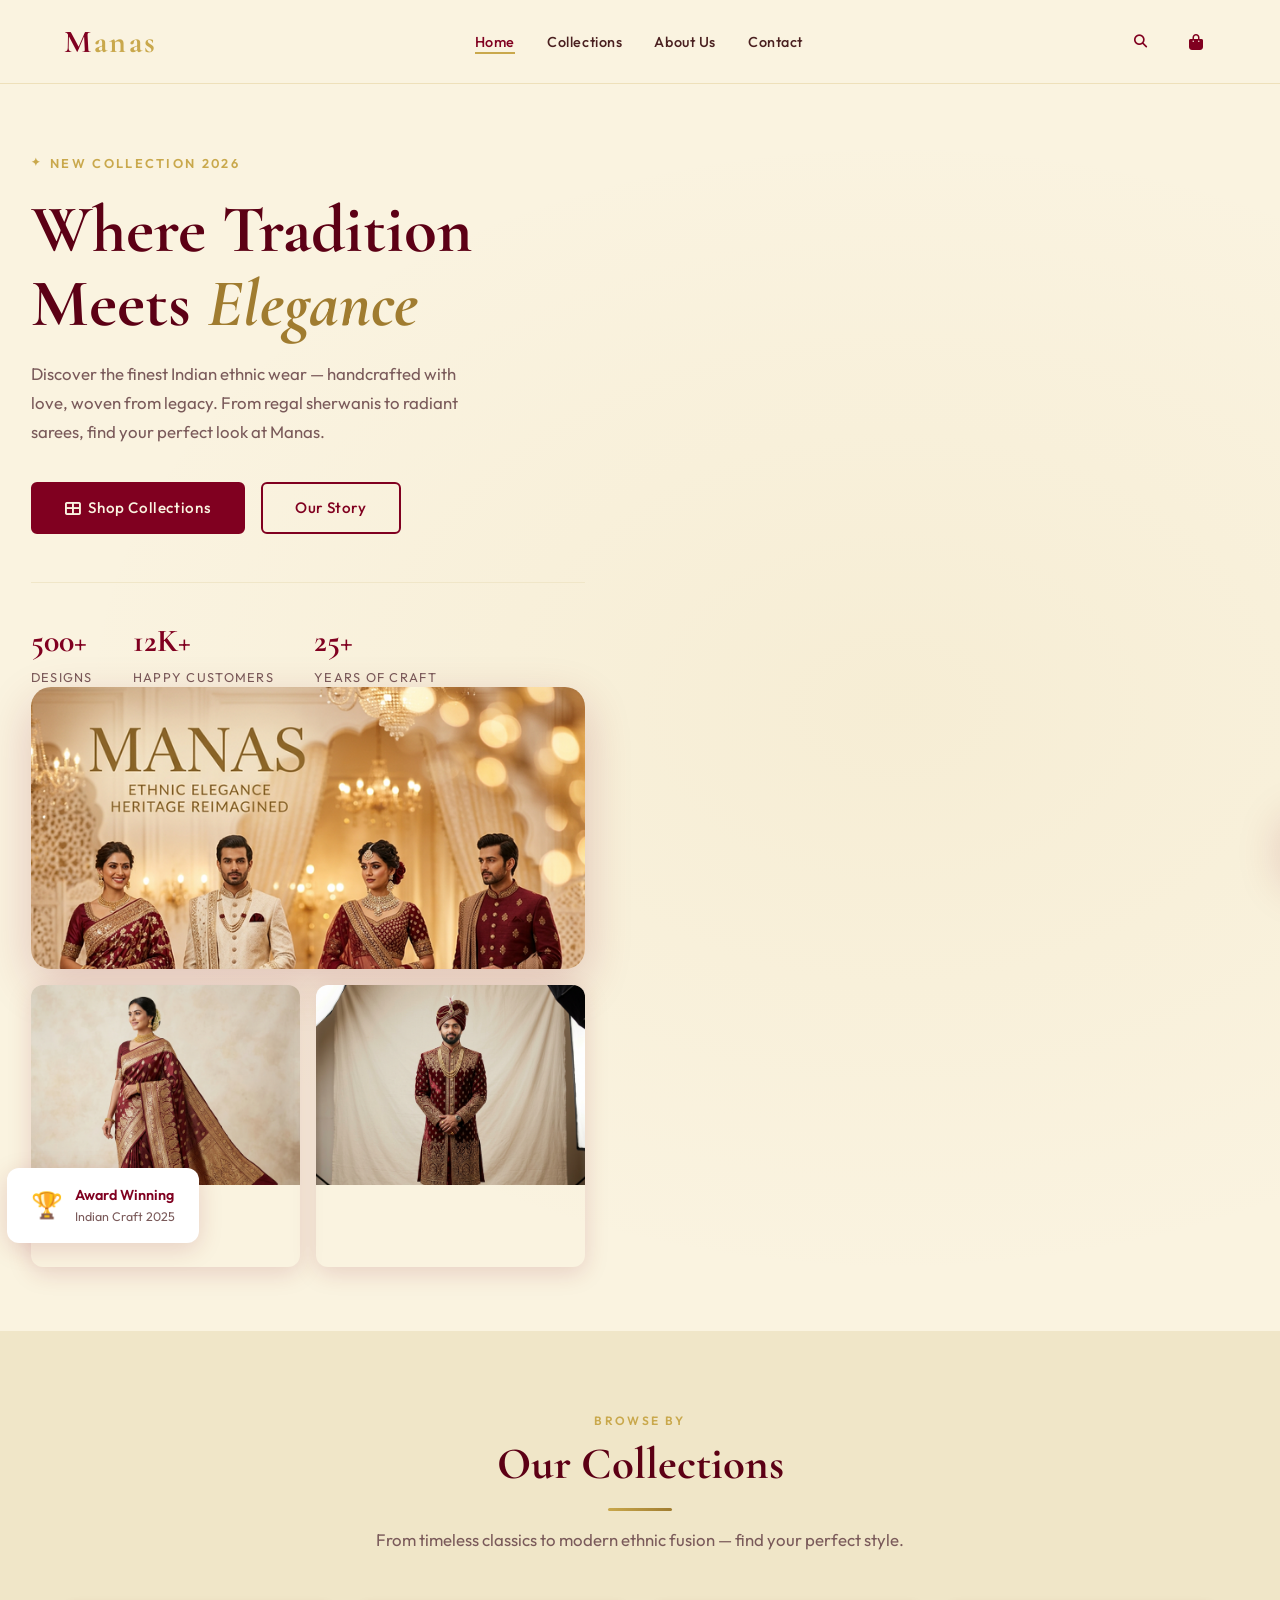
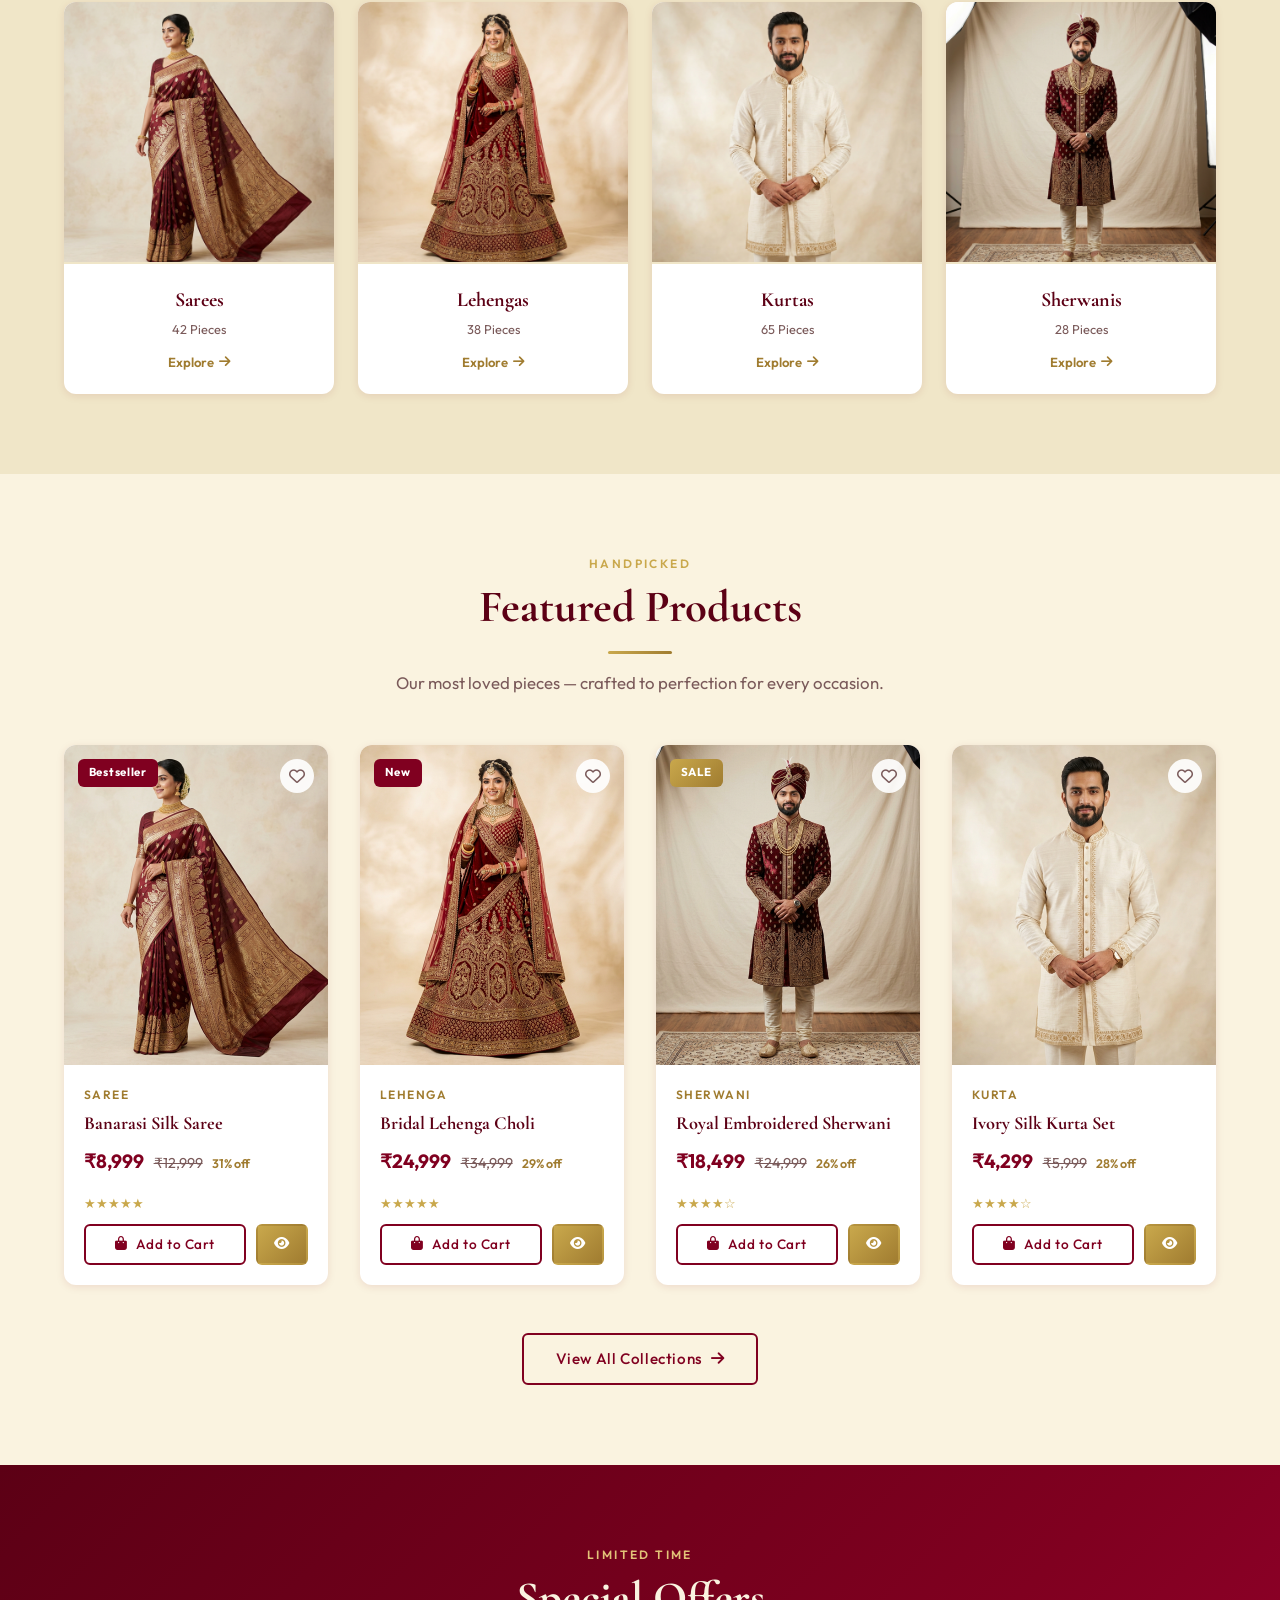
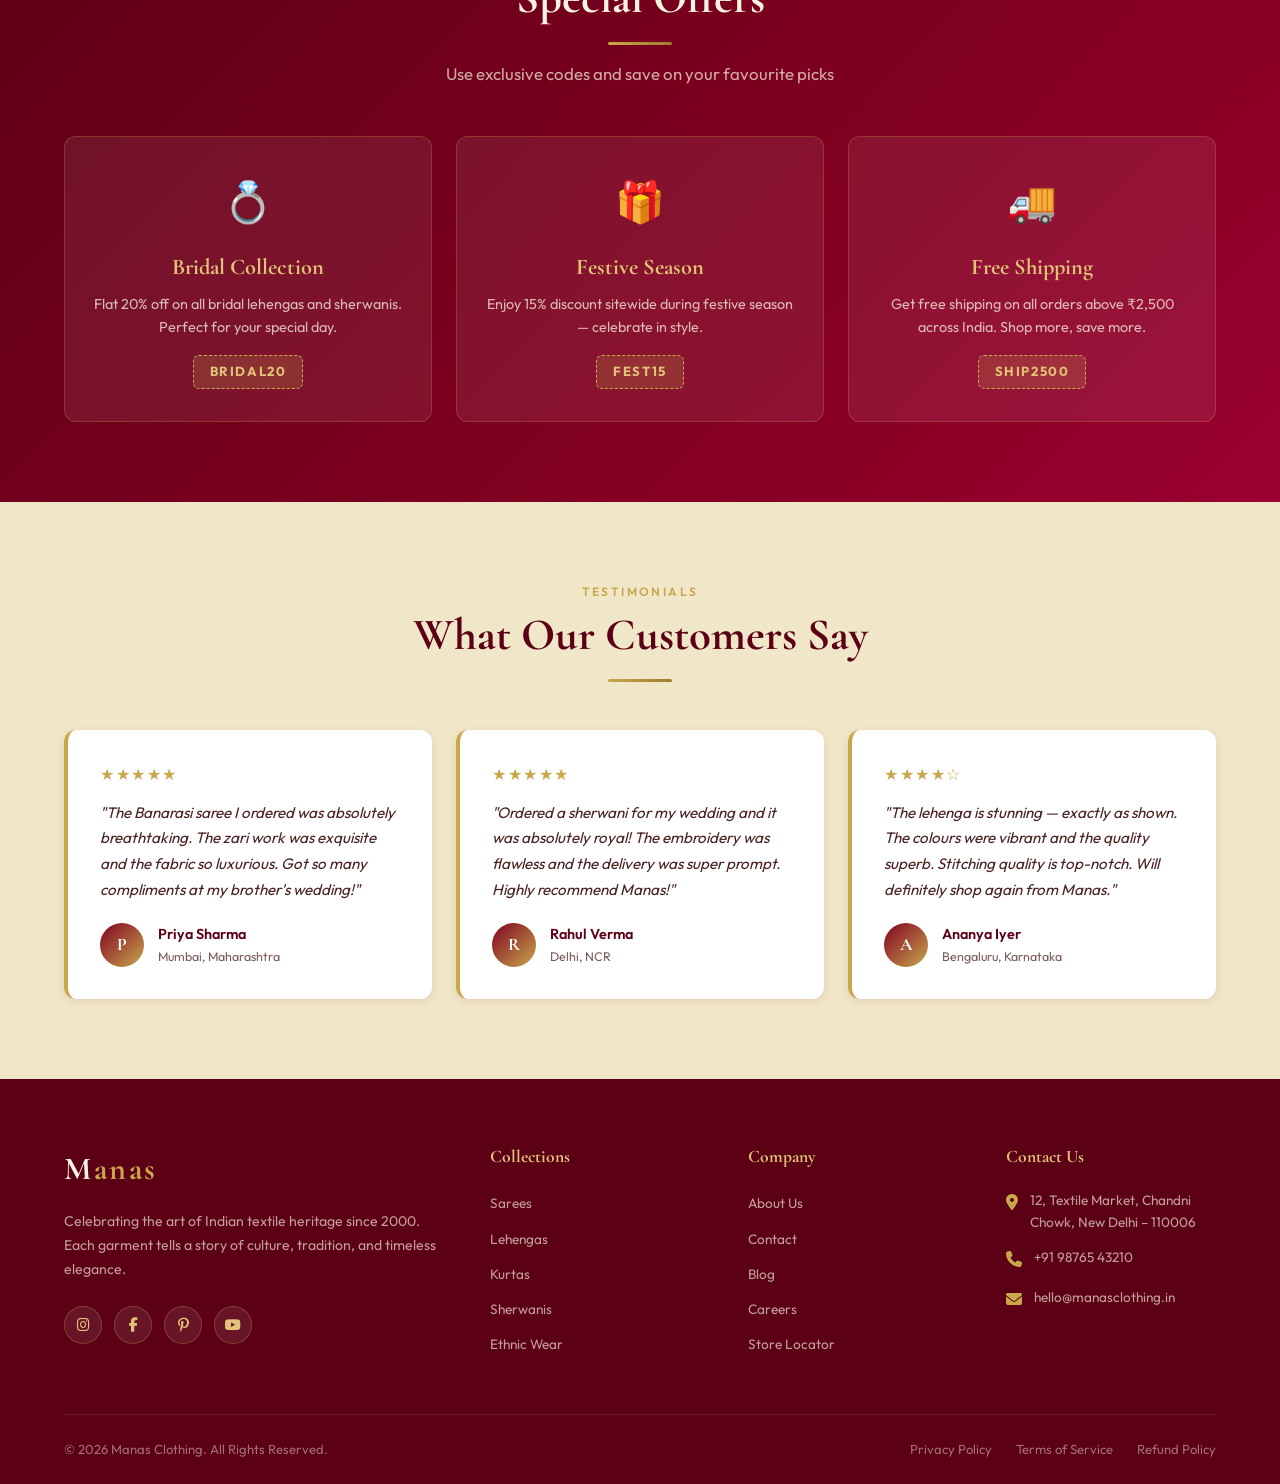
<file: index.html>
<!DOCTYPE html>
<html lang="en">
<head>
  <meta charset="UTF-8" />
  <meta name="viewport" content="width=device-width, initial-scale=1.0" />
  <title>Manas – Traditional Indian Clothing</title>
  <meta name="description" content="Manas – Premium Traditional Indian Clothing. Shop Kurtas, Sarees, Lehengas, Sherwanis and Ethnic Wear for Men and Women." />
  <link rel="stylesheet" href="style.css" />
  <!-- Font Awesome for icons -->
  <link rel="stylesheet" href="https://cdnjs.cloudflare.com/ajax/libs/font-awesome/6.5.0/css/all.min.css" />
</head>
<body>

  <!-- ── Navigation ─────────────────────────────────────────── -->
  <nav class="navbar" id="navbar">
    <div class="container">
      <div class="nav-inner">
        <a href="index.html" class="nav-logo">M<span>anas</span></a>
        <ul class="nav-links">
          <li><a href="index.html" class="active">Home</a></li>
          <li><a href="products.html">Collections</a></li>
          <li><a href="about.html">About Us</a></li>
          <li><a href="contact.html">Contact</a></li>
        </ul>
        <div class="nav-actions">
          <button class="nav-icon-btn" title="Search"><i class="fas fa-search"></i></button>
          <a href="cart.html" class="nav-icon-btn" title="Cart">
            <i class="fas fa-shopping-bag"></i>
            <span class="cart-count" id="cart-count">0</span>
          </a>
          <button class="hamburger" id="hamburger" aria-label="Toggle menu">
            <span></span><span></span><span></span>
          </button>
        </div>
      </div>
      <div class="mobile-nav" id="mobile-nav">
        <a href="index.html">Home</a>
        <a href="products.html">Collections</a>
        <a href="about.html">About Us</a>
        <a href="contact.html">Contact</a>
        <a href="cart.html">Cart</a>
      </div>
    </div>
  </nav>

  <!-- ── Hero Section ───────────────────────────────────────── -->
  <section class="hero section-pad">
    <div class="container">
      <div class="hero-content reveal-left">
        <p class="hero-tag">New Collection 2026</p>
        <h1 class="hero-title">
          Where Tradition<br>Meets <em>Elegance</em>
        </h1>
        <p class="hero-desc">
          Discover the finest Indian ethnic wear — handcrafted with love,
          woven from legacy. From regal sherwanis to radiant sarees,
          find your perfect look at Manas.
        </p>
        <div class="hero-btns">
          <a href="products.html" class="btn btn-primary">
            <i class="fas fa-th-large"></i> Shop Collections
          </a>
          <a href="about.html" class="btn btn-outline">Our Story</a>
        </div>
        <div class="hero-stats">
          <div>
            <div class="hero-stat-num">500+</div>
            <div class="hero-stat-label">Designs</div>
          </div>
          <div>
            <div class="hero-stat-num">12K+</div>
            <div class="hero-stat-label">Happy Customers</div>
          </div>
          <div>
            <div class="hero-stat-num">25+</div>
            <div class="hero-stat-label">Years of Craft</div>
          </div>
        </div>
      </div>

      <div class="hero-visual reveal-right">
        <div class="hero-img-main">
          <img src="images/hero.png" alt="Manas – Traditional Indian Clothing Collection" loading="eager" />
        </div>
        <div class="hero-img-sm">
          <img src="images/saree.png" alt="Banarasi Silk Saree" loading="lazy" />
        </div>
        <div class="hero-img-sm">
          <img src="images/sherwani.png" alt="Royal Sherwani" loading="lazy" />
        </div>
        <div class="hero-badge float-anim">
          <span class="badge-icon">🏆</span>
          <div>
            <div class="badge-text-main">Award Winning</div>
            <div class="badge-text-sub">Indian Craft 2025</div>
          </div>
        </div>
      </div>
    </div>
  </section>

  <!-- ── Categories ─────────────────────────────────────────── -->
  <section class="section-pad" style="background:var(--cream-dark);">
    <div class="container">
      <div class="section-header reveal">
        <p class="section-tag">Browse By</p>
        <h2 class="section-title">Our Collections</h2>
        <span class="gold-divider"></span>
        <p class="section-subtitle">From timeless classics to modern ethnic fusion — find your perfect style.</p>
      </div>
      <div class="categories-grid">
        <a href="products.html?cat=saree" class="category-card reveal">
          <div class="cat-img-wrap">
            <img src="images/saree.png" alt="Saree Collection" loading="lazy" />
          </div>
          <div class="cat-info">
            <div class="cat-name">Sarees</div>
            <div class="cat-count">42 Pieces</div>
            <div class="cat-link">Explore <i class="fas fa-arrow-right"></i></div>
          </div>
        </a>
        <a href="products.html?cat=lehenga" class="category-card reveal">
          <div class="cat-img-wrap">
            <img src="images/lehenga.png" alt="Lehenga Collection" loading="lazy" />
          </div>
          <div class="cat-info">
            <div class="cat-name">Lehengas</div>
            <div class="cat-count">38 Pieces</div>
            <div class="cat-link">Explore <i class="fas fa-arrow-right"></i></div>
          </div>
        </a>
        <a href="products.html?cat=kurta" class="category-card reveal">
          <div class="cat-img-wrap">
            <img src="images/kurta.png" alt="Kurta Collection" loading="lazy" />
          </div>
          <div class="cat-info">
            <div class="cat-name">Kurtas</div>
            <div class="cat-count">65 Pieces</div>
            <div class="cat-link">Explore <i class="fas fa-arrow-right"></i></div>
          </div>
        </a>
        <a href="products.html?cat=sherwani" class="category-card reveal">
          <div class="cat-img-wrap">
            <img src="images/sherwani.png" alt="Sherwani Collection" loading="lazy" />
          </div>
          <div class="cat-info">
            <div class="cat-name">Sherwanis</div>
            <div class="cat-count">28 Pieces</div>
            <div class="cat-link">Explore <i class="fas fa-arrow-right"></i></div>
          </div>
        </a>
      </div>
    </div>
  </section>

  <!-- ── Featured Products ───────────────────────────────────── -->
  <section class="section-pad">
    <div class="container">
      <div class="section-header reveal">
        <p class="section-tag">Handpicked</p>
        <h2 class="section-title">Featured Products</h2>
        <span class="gold-divider"></span>
        <p class="section-subtitle">Our most loved pieces — crafted to perfection for every occasion.</p>
      </div>
      <div class="products-grid" id="featured-products">
        <!-- Injected by script.js -->
      </div>
      <div style="text-align:center;margin-top:3rem;">
        <a href="products.html" class="btn btn-outline">View All Collections <i class="fas fa-arrow-right"></i></a>
      </div>
    </div>
  </section>

  <!-- ── Special Offers ─────────────────────────────────────── -->
  <section class="section-pad offers-section">
    <div class="container">
      <div class="section-header reveal">
        <p class="section-tag">Limited Time</p>
        <h2 class="section-title">Special Offers</h2>
        <span class="gold-divider"></span>
        <p class="section-subtitle" style="color:rgba(250,243,224,.7)">Use exclusive codes and save on your favourite picks</p>
      </div>
      <div class="offers-grid">
        <div class="offer-card reveal">
          <div class="offer-icon">💍</div>
          <div class="offer-title">Bridal Collection</div>
          <div class="offer-desc">Flat 20% off on all bridal lehengas and sherwanis. Perfect for your special day.</div>
          <span class="offer-code">BRIDAL20</span>
        </div>
        <div class="offer-card reveal">
          <div class="offer-icon">🎁</div>
          <div class="offer-title">Festive Season</div>
          <div class="offer-desc">Enjoy 15% discount sitewide during festive season — celebrate in style.</div>
          <span class="offer-code">FEST15</span>
        </div>
        <div class="offer-card reveal">
          <div class="offer-icon">🚚</div>
          <div class="offer-title">Free Shipping</div>
          <div class="offer-desc">Get free shipping on all orders above ₹2,500 across India. Shop more, save more.</div>
          <span class="offer-code">SHIP2500</span>
        </div>
      </div>
    </div>
  </section>

  <!-- ── Customer Reviews ────────────────────────────────────── -->
  <section class="section-pad" style="background:var(--cream-dark);">
    <div class="container">
      <div class="section-header reveal">
        <p class="section-tag">Testimonials</p>
        <h2 class="section-title">What Our Customers Say</h2>
        <span class="gold-divider"></span>
      </div>
      <div class="reviews-grid">
        <div class="review-card reveal">
          <div class="review-stars">★★★★★</div>
          <p class="review-text">"The Banarasi saree I ordered was absolutely breathtaking. The zari work was exquisite and the fabric so luxurious. Got so many compliments at my brother's wedding!"</p>
          <div class="reviewer">
            <div class="reviewer-avatar">P</div>
            <div>
              <div class="reviewer-name">Priya Sharma</div>
              <div class="reviewer-loc">Mumbai, Maharashtra</div>
            </div>
          </div>
        </div>
        <div class="review-card reveal">
          <div class="review-stars">★★★★★</div>
          <p class="review-text">"Ordered a sherwani for my wedding and it was absolutely royal! The embroidery was flawless and the delivery was super prompt. Highly recommend Manas!"</p>
          <div class="reviewer">
            <div class="reviewer-avatar">R</div>
            <div>
              <div class="reviewer-name">Rahul Verma</div>
              <div class="reviewer-loc">Delhi, NCR</div>
            </div>
          </div>
        </div>
        <div class="review-card reveal">
          <div class="review-stars">★★★★☆</div>
          <p class="review-text">"The lehenga is stunning — exactly as shown. The colours were vibrant and the quality superb. Stitching quality is top-notch. Will definitely shop again from Manas."</p>
          <div class="reviewer">
            <div class="reviewer-avatar">A</div>
            <div>
              <div class="reviewer-name">Ananya Iyer</div>
              <div class="reviewer-loc">Bengaluru, Karnataka</div>
            </div>
          </div>
        </div>
      </div>
    </div>
  </section>

  <!-- ── Footer ──────────────────────────────────────────────── -->
  <footer class="footer">
    <div class="container">
      <div class="footer-main">
        <div>
          <div class="footer-brand-logo">M<span>anas</span></div>
          <p class="footer-brand-desc">Celebrating the art of Indian textile heritage since 2000. Each garment tells a story of culture, tradition, and timeless elegance.</p>
          <div class="footer-social">
            <a href="#" class="social-link" aria-label="Instagram"><i class="fab fa-instagram"></i></a>
            <a href="#" class="social-link" aria-label="Facebook"><i class="fab fa-facebook-f"></i></a>
            <a href="#" class="social-link" aria-label="Pinterest"><i class="fab fa-pinterest-p"></i></a>
            <a href="#" class="social-link" aria-label="YouTube"><i class="fab fa-youtube"></i></a>
          </div>
        </div>
        <div>
          <div class="footer-col-title">Collections</div>
          <ul class="footer-links">
            <li><a href="products.html?cat=saree">Sarees</a></li>
            <li><a href="products.html?cat=lehenga">Lehengas</a></li>
            <li><a href="products.html?cat=kurta">Kurtas</a></li>
            <li><a href="products.html?cat=sherwani">Sherwanis</a></li>
            <li><a href="products.html?cat=ethnic">Ethnic Wear</a></li>
          </ul>
        </div>
        <div>
          <div class="footer-col-title">Company</div>
          <ul class="footer-links">
            <li><a href="about.html">About Us</a></li>
            <li><a href="contact.html">Contact</a></li>
            <li><a href="#">Blog</a></li>
            <li><a href="#">Careers</a></li>
            <li><a href="#">Store Locator</a></li>
          </ul>
        </div>
        <div>
          <div class="footer-col-title">Contact Us</div>
          <div class="footer-contact-item">
            <span><i class="fas fa-map-marker-alt"></i></span>
            <span>12, Textile Market, Chandni Chowk, New Delhi – 110006</span>
          </div>
          <div class="footer-contact-item">
            <span><i class="fas fa-phone"></i></span>
            <span>+91 98765 43210</span>
          </div>
          <div class="footer-contact-item">
            <span><i class="fas fa-envelope"></i></span>
            <span>hello@manasclothing.in</span>
          </div>
        </div>
      </div>
      <div class="footer-bottom">
        <span>© 2026 Manas Clothing. All Rights Reserved.</span>
        <div style="display:flex;gap:1.5rem;">
          <a href="#" style="color:inherit;">Privacy Policy</a>
          <a href="#" style="color:inherit;">Terms of Service</a>
          <a href="#" style="color:inherit;">Refund Policy</a>
        </div>
      </div>
    </div>
  </footer>

  <!-- ── Toast ───────────────────────────────────────────────── -->
  <div class="toast" id="toast">
    <span class="toast-icon" id="toast-icon">🛍️</span>
    <span id="toast-msg">Added to cart!</span>
  </div>

  <script src="script.js"></script>
</body>
</html>
</file>
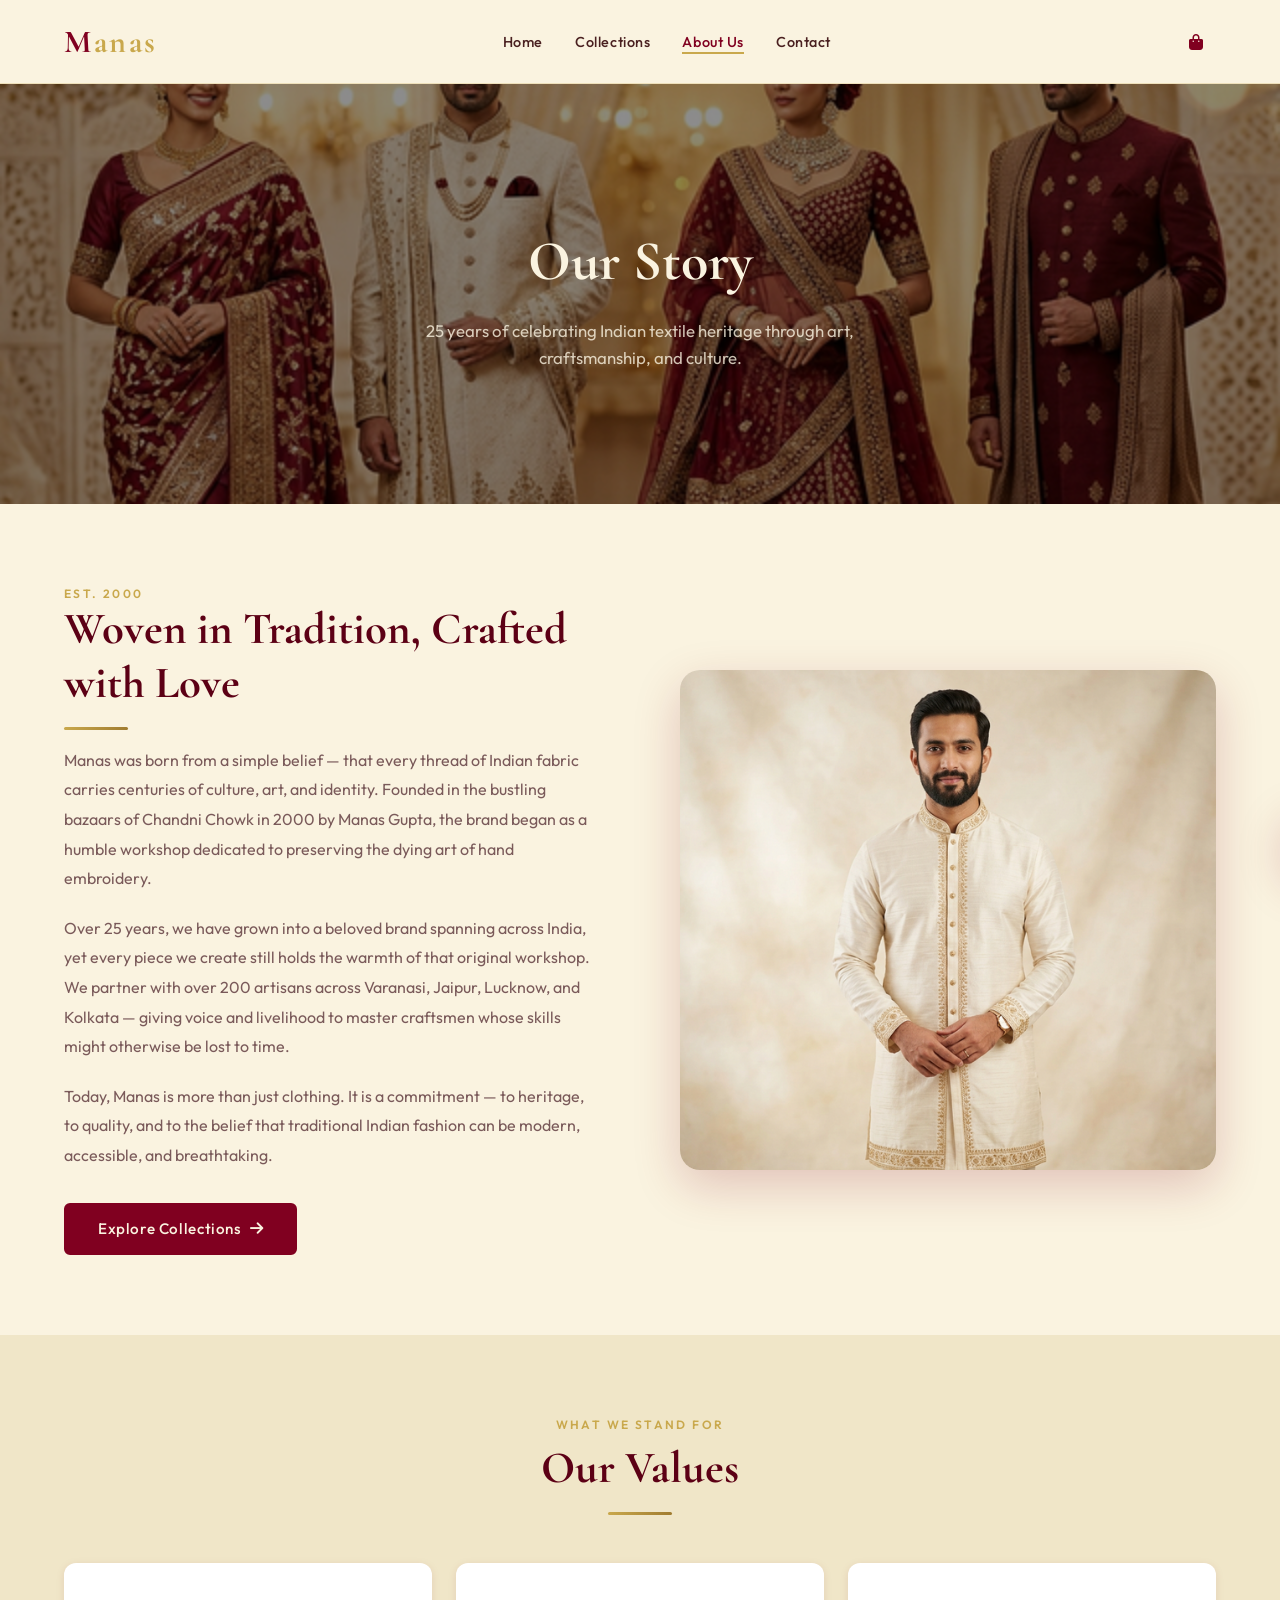
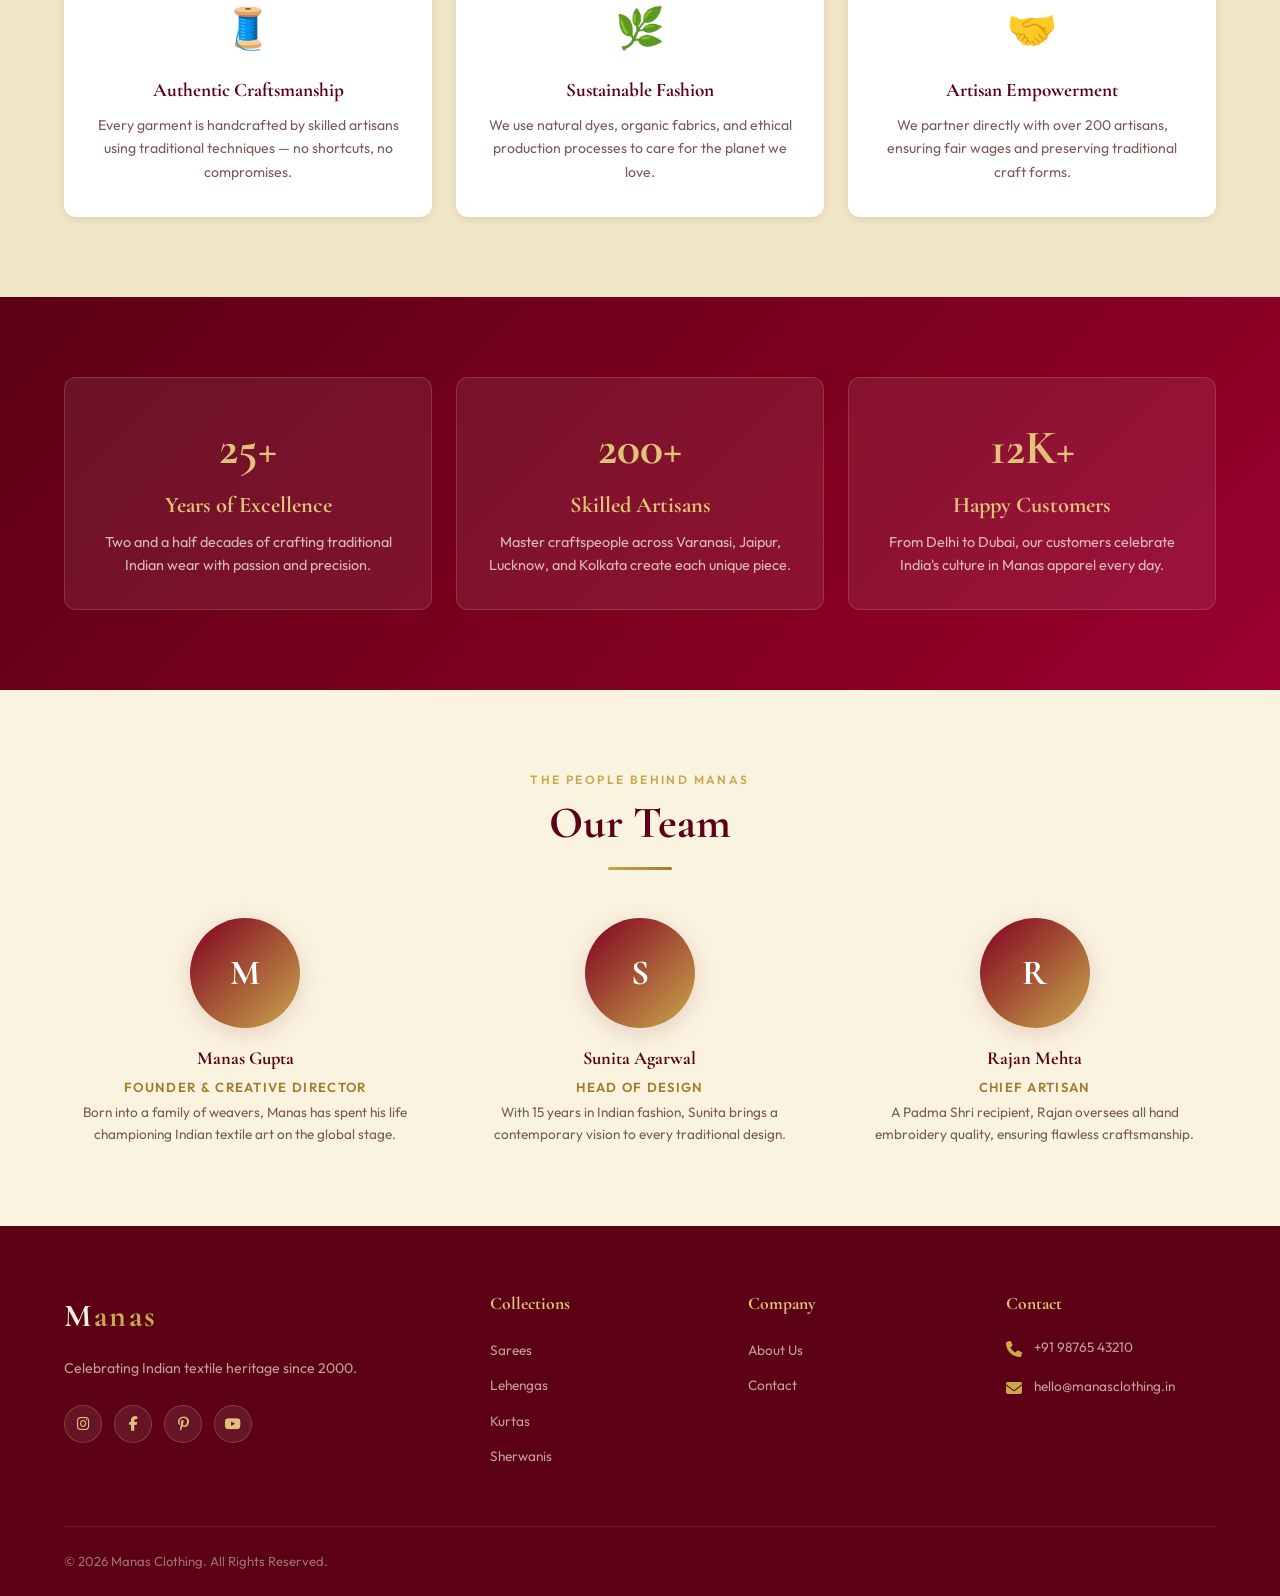
<file: about.html>
<!DOCTYPE html>
<html lang="en">
<head>
  <meta charset="UTF-8" />
  <meta name="viewport" content="width=device-width, initial-scale=1.0" />
  <title>About Us – Manas</title>
  <meta name="description" content="Learn the story behind Manas – our heritage, craftsmanship, and passion for Indian textiles." />
  <link rel="stylesheet" href="style.css" />
  <link rel="stylesheet" href="https://cdnjs.cloudflare.com/ajax/libs/font-awesome/6.5.0/css/all.min.css" />
</head>
<body>

  <!-- Navigation -->
  <nav class="navbar" id="navbar">
    <div class="container">
      <div class="nav-inner">
        <a href="index.html" class="nav-logo">M<span>anas</span></a>
        <ul class="nav-links">
          <li><a href="index.html">Home</a></li>
          <li><a href="products.html">Collections</a></li>
          <li><a href="about.html" class="active">About Us</a></li>
          <li><a href="contact.html">Contact</a></li>
        </ul>
        <div class="nav-actions">
          <a href="cart.html" class="nav-icon-btn" title="Cart">
            <i class="fas fa-shopping-bag"></i>
            <span class="cart-count" id="cart-count">0</span>
          </a>
          <button class="hamburger" id="hamburger" aria-label="Toggle menu">
            <span></span><span></span><span></span>
          </button>
        </div>
      </div>
      <div class="mobile-nav" id="mobile-nav">
        <a href="index.html">Home</a>
        <a href="products.html">Collections</a>
        <a href="about.html">About Us</a>
        <a href="contact.html">Contact</a>
        <a href="cart.html">Cart</a>
      </div>
    </div>
  </nav>

  <!-- About Hero -->
  <div class="about-hero">
    <img src="images/hero.png" alt="Manas – Indian Textile Heritage" />
    <div class="about-hero-overlay">
      <h1>Our Story</h1>
      <p>25 years of celebrating Indian textile heritage through art, craftsmanship, and culture.</p>
    </div>
  </div>

  <!-- Our Story -->
  <section class="section-pad">
    <div class="container">
      <div class="about-story">
        <div class="reveal-left">
          <p class="section-tag">Est. 2000</p>
          <h2 class="section-title" style="text-align:left;">Woven in Tradition, Crafted with Love</h2>
          <span class="gold-divider" style="margin:1rem 0;"></span>
          <p style="color:var(--text-muted);line-height:1.85;margin-bottom:1.25rem;">
            Manas was born from a simple belief — that every thread of Indian fabric carries centuries of culture, art, and identity. Founded in the bustling bazaars of Chandni Chowk in 2000 by Manas Gupta, the brand began as a humble workshop dedicated to preserving the dying art of hand embroidery.
          </p>
          <p style="color:var(--text-muted);line-height:1.85;margin-bottom:1.25rem;">
            Over 25 years, we have grown into a beloved brand spanning across India, yet every piece we create still holds the warmth of that original workshop. We partner with over 200 artisans across Varanasi, Jaipur, Lucknow, and Kolkata — giving voice and livelihood to master craftsmen whose skills might otherwise be lost to time.
          </p>
          <p style="color:var(--text-muted);line-height:1.85;margin-bottom:2rem;">
            Today, Manas is more than just clothing. It is a commitment — to heritage, to quality, and to the belief that traditional Indian fashion can be modern, accessible, and breathtaking.
          </p>
          <a href="products.html" class="btn btn-primary">Explore Collections <i class="fas fa-arrow-right"></i></a>
        </div>
        <div class="about-story-img reveal-right">
          <img src="images/kurta.png" alt="Manas Artisan Craftsmanship" />
        </div>
      </div>
    </div>
  </section>

  <!-- Our Values -->
  <section class="section-pad" style="background:var(--cream-dark);">
    <div class="container">
      <div class="section-header reveal">
        <p class="section-tag">What We Stand For</p>
        <h2 class="section-title">Our Values</h2>
        <span class="gold-divider"></span>
      </div>
      <div class="about-values">
        <div class="value-card reveal">
          <div class="value-icon">🧵</div>
          <div class="value-title">Authentic Craftsmanship</div>
          <p class="value-desc">Every garment is handcrafted by skilled artisans using traditional techniques — no shortcuts, no compromises.</p>
        </div>
        <div class="value-card reveal">
          <div class="value-icon">🌿</div>
          <div class="value-title">Sustainable Fashion</div>
          <p class="value-desc">We use natural dyes, organic fabrics, and ethical production processes to care for the planet we love.</p>
        </div>
        <div class="value-card reveal">
          <div class="value-icon">🤝</div>
          <div class="value-title">Artisan Empowerment</div>
          <p class="value-desc">We partner directly with over 200 artisans, ensuring fair wages and preserving traditional craft forms.</p>
        </div>
      </div>
    </div>
  </section>

  <!-- Stats -->
  <section class="section-pad offers-section">
    <div class="container">
      <div class="offers-grid">
        <div class="offer-card reveal" style="text-align:center;">
          <div style="font-family:var(--font-serif);font-size:3rem;font-weight:700;color:var(--gold-light);">25+</div>
          <div class="offer-title">Years of Excellence</div>
          <div class="offer-desc">Two and a half decades of crafting traditional Indian wear with passion and precision.</div>
        </div>
        <div class="offer-card reveal" style="text-align:center;">
          <div style="font-family:var(--font-serif);font-size:3rem;font-weight:700;color:var(--gold-light);">200+</div>
          <div class="offer-title">Skilled Artisans</div>
          <div class="offer-desc">Master craftspeople across Varanasi, Jaipur, Lucknow, and Kolkata create each unique piece.</div>
        </div>
        <div class="offer-card reveal" style="text-align:center;">
          <div style="font-family:var(--font-serif);font-size:3rem;font-weight:700;color:var(--gold-light);">12K+</div>
          <div class="offer-title">Happy Customers</div>
          <div class="offer-desc">From Delhi to Dubai, our customers celebrate India's culture in Manas apparel every day.</div>
        </div>
      </div>
    </div>
  </section>

  <!-- Our Team -->
  <section class="section-pad">
    <div class="container">
      <div class="section-header reveal">
        <p class="section-tag">The People Behind Manas</p>
        <h2 class="section-title">Our Team</h2>
        <span class="gold-divider"></span>
      </div>
      <div class="team-grid">
        <div class="team-card reveal">
          <div class="team-avatar">M</div>
          <div class="team-name">Manas Gupta</div>
          <div class="team-role">Founder & Creative Director</div>
          <p class="team-bio">Born into a family of weavers, Manas has spent his life championing Indian textile art on the global stage.</p>
        </div>
        <div class="team-card reveal">
          <div class="team-avatar">S</div>
          <div class="team-name">Sunita Agarwal</div>
          <div class="team-role">Head of Design</div>
          <p class="team-bio">With 15 years in Indian fashion, Sunita brings a contemporary vision to every traditional design.</p>
        </div>
        <div class="team-card reveal">
          <div class="team-avatar">R</div>
          <div class="team-name">Rajan Mehta</div>
          <div class="team-role">Chief Artisan</div>
          <p class="team-bio">A Padma Shri recipient, Rajan oversees all hand embroidery quality, ensuring flawless craftsmanship.</p>
        </div>
      </div>
    </div>
  </section>

  <!-- Footer -->
  <footer class="footer">
    <div class="container">
      <div class="footer-main">
        <div>
          <div class="footer-brand-logo">M<span>anas</span></div>
          <p class="footer-brand-desc">Celebrating Indian textile heritage since 2000.</p>
          <div class="footer-social">
            <a href="#" class="social-link"><i class="fab fa-instagram"></i></a>
            <a href="#" class="social-link"><i class="fab fa-facebook-f"></i></a>
            <a href="#" class="social-link"><i class="fab fa-pinterest-p"></i></a>
            <a href="#" class="social-link"><i class="fab fa-youtube"></i></a>
          </div>
        </div>
        <div>
          <div class="footer-col-title">Collections</div>
          <ul class="footer-links">
            <li><a href="products.html?cat=saree">Sarees</a></li>
            <li><a href="products.html?cat=lehenga">Lehengas</a></li>
            <li><a href="products.html?cat=kurta">Kurtas</a></li>
            <li><a href="products.html?cat=sherwani">Sherwanis</a></li>
          </ul>
        </div>
        <div>
          <div class="footer-col-title">Company</div>
          <ul class="footer-links">
            <li><a href="about.html">About Us</a></li>
            <li><a href="contact.html">Contact</a></li>
          </ul>
        </div>
        <div>
          <div class="footer-col-title">Contact</div>
          <div class="footer-contact-item"><span><i class="fas fa-phone"></i></span><span>+91 98765 43210</span></div>
          <div class="footer-contact-item"><span><i class="fas fa-envelope"></i></span><span>hello@manasclothing.in</span></div>
        </div>
      </div>
      <div class="footer-bottom"><span>© 2026 Manas Clothing. All Rights Reserved.</span></div>
    </div>
  </footer>

  <div class="toast" id="toast"><span class="toast-icon" id="toast-icon">🛍️</span><span id="toast-msg">Added to cart!</span></div>
  <script src="script.js"></script>
</body>
</html>
</file>
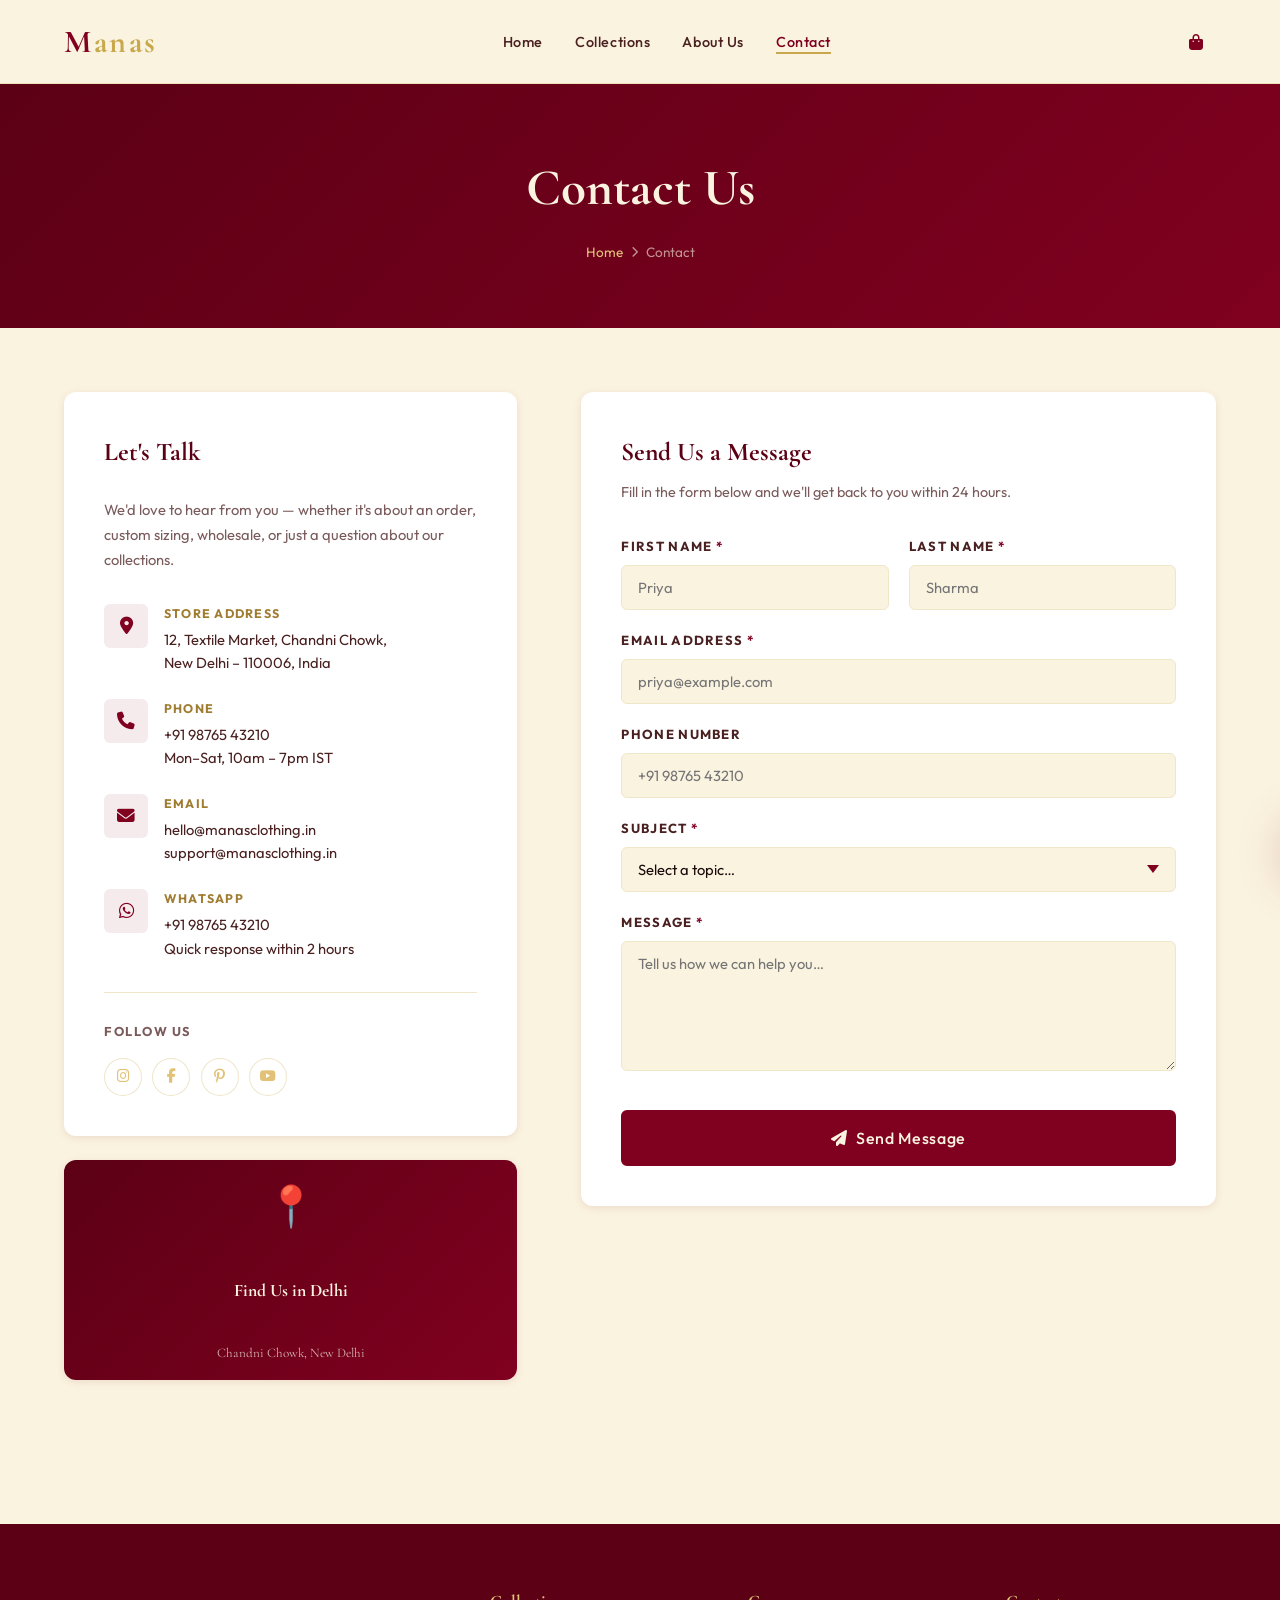
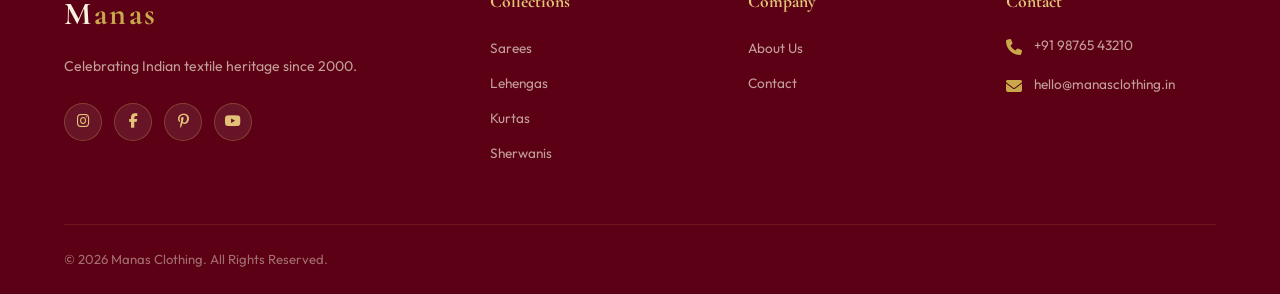
<file: contact.html>
<!DOCTYPE html>
<html lang="en">
<head>
  <meta charset="UTF-8" />
  <meta name="viewport" content="width=device-width, initial-scale=1.0" />
  <title>Contact Us – Manas</title>
  <meta name="description" content="Get in touch with Manas Traditional Indian Clothing — we'd love to hear from you." />
  <link rel="stylesheet" href="style.css" />
  <link rel="stylesheet" href="https://cdnjs.cloudflare.com/ajax/libs/font-awesome/6.5.0/css/all.min.css" />
</head>
<body>

  <!-- Navigation -->
  <nav class="navbar" id="navbar">
    <div class="container">
      <div class="nav-inner">
        <a href="index.html" class="nav-logo">M<span>anas</span></a>
        <ul class="nav-links">
          <li><a href="index.html">Home</a></li>
          <li><a href="products.html">Collections</a></li>
          <li><a href="about.html">About Us</a></li>
          <li><a href="contact.html" class="active">Contact</a></li>
        </ul>
        <div class="nav-actions">
          <a href="cart.html" class="nav-icon-btn" title="Cart">
            <i class="fas fa-shopping-bag"></i>
            <span class="cart-count" id="cart-count">0</span>
          </a>
          <button class="hamburger" id="hamburger" aria-label="Toggle menu">
            <span></span><span></span><span></span>
          </button>
        </div>
      </div>
      <div class="mobile-nav" id="mobile-nav">
        <a href="index.html">Home</a>
        <a href="products.html">Collections</a>
        <a href="about.html">About Us</a>
        <a href="contact.html">Contact</a>
        <a href="cart.html">Cart</a>
      </div>
    </div>
  </nav>

  <!-- Page Hero -->
  <div class="page-hero">
    <h1 class="page-hero-title">Contact Us</h1>
    <div class="page-hero-breadcrumb">
      <a href="index.html">Home</a>
      <i class="fas fa-chevron-right" style="font-size:.7rem;"></i>
      <span>Contact</span>
    </div>
  </div>

  <div class="container">
    <div class="contact-layout">

      <!-- Contact Info -->
      <div>
        <div class="contact-info-card reveal-left">
          <div class="contact-info-title">Let's Talk</div>
          <p style="color:var(--text-muted);font-size:.92rem;line-height:1.7;margin-bottom:2rem;">
            We'd love to hear from you — whether it's about an order, custom sizing, wholesale, or just a question about our collections.
          </p>

          <div class="contact-detail">
            <div class="contact-detail-icon"><i class="fas fa-map-marker-alt"></i></div>
            <div>
              <div class="contact-detail-label">Store Address</div>
              <div class="contact-detail-value">12, Textile Market, Chandni Chowk,<br>New Delhi – 110006, India</div>
            </div>
          </div>

          <div class="contact-detail">
            <div class="contact-detail-icon"><i class="fas fa-phone"></i></div>
            <div>
              <div class="contact-detail-label">Phone</div>
              <div class="contact-detail-value">+91 98765 43210<br>Mon–Sat, 10am – 7pm IST</div>
            </div>
          </div>

          <div class="contact-detail">
            <div class="contact-detail-icon"><i class="fas fa-envelope"></i></div>
            <div>
              <div class="contact-detail-label">Email</div>
              <div class="contact-detail-value">hello@manasclothing.in<br>support@manasclothing.in</div>
            </div>
          </div>

          <div class="contact-detail">
            <div class="contact-detail-icon"><i class="fab fa-whatsapp"></i></div>
            <div>
              <div class="contact-detail-label">WhatsApp</div>
              <div class="contact-detail-value">+91 98765 43210<br>Quick response within 2 hours</div>
            </div>
          </div>

          <div class="social-connect">
            <div class="social-connect-title">Follow Us</div>
            <div class="social-icons">
              <a href="#" class="social-link"><i class="fab fa-instagram"></i></a>
              <a href="#" class="social-link"><i class="fab fa-facebook-f"></i></a>
              <a href="#" class="social-link"><i class="fab fa-pinterest-p"></i></a>
              <a href="#" class="social-link"><i class="fab fa-youtube"></i></a>
            </div>
          </div>
        </div>

        <!-- Map placeholder -->
        <div style="margin-top:1.5rem;border-radius:var(--radius-md);overflow:hidden;box-shadow:var(--shadow-sm);height:220px;background:linear-gradient(135deg,var(--maroon-dark),var(--maroon));display:grid;place-items:center;color:var(--cream);font-family:var(--font-serif);text-align:center;gap:.5rem;">
          <div style="font-size:2.5rem;">📍</div>
          <div style="font-size:1.1rem;font-weight:700;">Find Us in Delhi</div>
          <div style="font-size:.82rem;opacity:.75;">Chandni Chowk, New Delhi</div>
        </div>
      </div>

      <!-- Contact Form -->
      <div class="contact-form-card reveal-right">
        <div id="form-area">
          <div class="form-title">Send Us a Message</div>
          <p class="form-subtitle">Fill in the form below and we'll get back to you within 24 hours.</p>

          <form id="contact-form" novalidate>
            <div class="form-row">
              <div class="form-group">
                <label class="form-label" for="first-name">First Name <span style="color:var(--maroon);">*</span></label>
                <input type="text" id="first-name" class="form-control" placeholder="Priya" required />
              </div>
              <div class="form-group">
                <label class="form-label" for="last-name">Last Name <span style="color:var(--maroon);">*</span></label>
                <input type="text" id="last-name" class="form-control" placeholder="Sharma" required />
              </div>
            </div>

            <div class="form-group">
              <label class="form-label" for="email">Email Address <span style="color:var(--maroon);">*</span></label>
              <input type="email" id="email" class="form-control" placeholder="priya@example.com" required />
            </div>

            <div class="form-group">
              <label class="form-label" for="phone">Phone Number</label>
              <input type="tel" id="phone" class="form-control" placeholder="+91 98765 43210" />
            </div>

            <div class="form-group">
              <label class="form-label" for="subject">Subject <span style="color:var(--maroon);">*</span></label>
              <select id="subject" class="form-control" required>
                <option value="">Select a topic…</option>
                <option value="order">Order Enquiry</option>
                <option value="custom">Custom Order / Sizing</option>
                <option value="wholesale">Wholesale / Bulk</option>
                <option value="return">Returns &amp; Refunds</option>
                <option value="general">General Enquiry</option>
              </select>
            </div>

            <div class="form-group">
              <label class="form-label" for="message">Message <span style="color:var(--maroon);">*</span></label>
              <textarea id="message" class="form-control" rows="5" placeholder="Tell us how we can help you…" required></textarea>
            </div>

            <button type="submit" class="btn btn-primary form-submit" id="form-submit-btn">
              <i class="fas fa-paper-plane"></i> Send Message
            </button>
          </form>
        </div>

        <!-- Success State -->
        <div class="form-success" id="form-success">
          <div class="form-success-icon">✉️</div>
          <h3>Message Sent!</h3>
          <p>Thank you for reaching out. Our team will get back to you within 24 hours.</p>
          <button class="btn btn-outline" style="margin-top:1.5rem;" onclick="document.getElementById('form-success').style.display='none';document.getElementById('form-area').style.display='block';">
            Send Another
          </button>
        </div>
      </div>

    </div>
  </div>

  <!-- Footer -->
  <footer class="footer" style="margin-top:5rem;">
    <div class="container">
      <div class="footer-main">
        <div>
          <div class="footer-brand-logo">M<span>anas</span></div>
          <p class="footer-brand-desc">Celebrating Indian textile heritage since 2000.</p>
          <div class="footer-social">
            <a href="#" class="social-link"><i class="fab fa-instagram"></i></a>
            <a href="#" class="social-link"><i class="fab fa-facebook-f"></i></a>
            <a href="#" class="social-link"><i class="fab fa-pinterest-p"></i></a>
            <a href="#" class="social-link"><i class="fab fa-youtube"></i></a>
          </div>
        </div>
        <div>
          <div class="footer-col-title">Collections</div>
          <ul class="footer-links">
            <li><a href="products.html?cat=saree">Sarees</a></li>
            <li><a href="products.html?cat=lehenga">Lehengas</a></li>
            <li><a href="products.html?cat=kurta">Kurtas</a></li>
            <li><a href="products.html?cat=sherwani">Sherwanis</a></li>
          </ul>
        </div>
        <div>
          <div class="footer-col-title">Company</div>
          <ul class="footer-links">
            <li><a href="about.html">About Us</a></li>
            <li><a href="contact.html">Contact</a></li>
          </ul>
        </div>
        <div>
          <div class="footer-col-title">Contact</div>
          <div class="footer-contact-item"><span><i class="fas fa-phone"></i></span><span>+91 98765 43210</span></div>
          <div class="footer-contact-item"><span><i class="fas fa-envelope"></i></span><span>hello@manasclothing.in</span></div>
        </div>
      </div>
      <div class="footer-bottom"><span>© 2026 Manas Clothing. All Rights Reserved.</span></div>
    </div>
  </footer>

  <div class="toast" id="toast"><span class="toast-icon" id="toast-icon">✅</span><span id="toast-msg">Message sent!</span></div>
  <script src="script.js"></script>
</body>
</html>
</file>
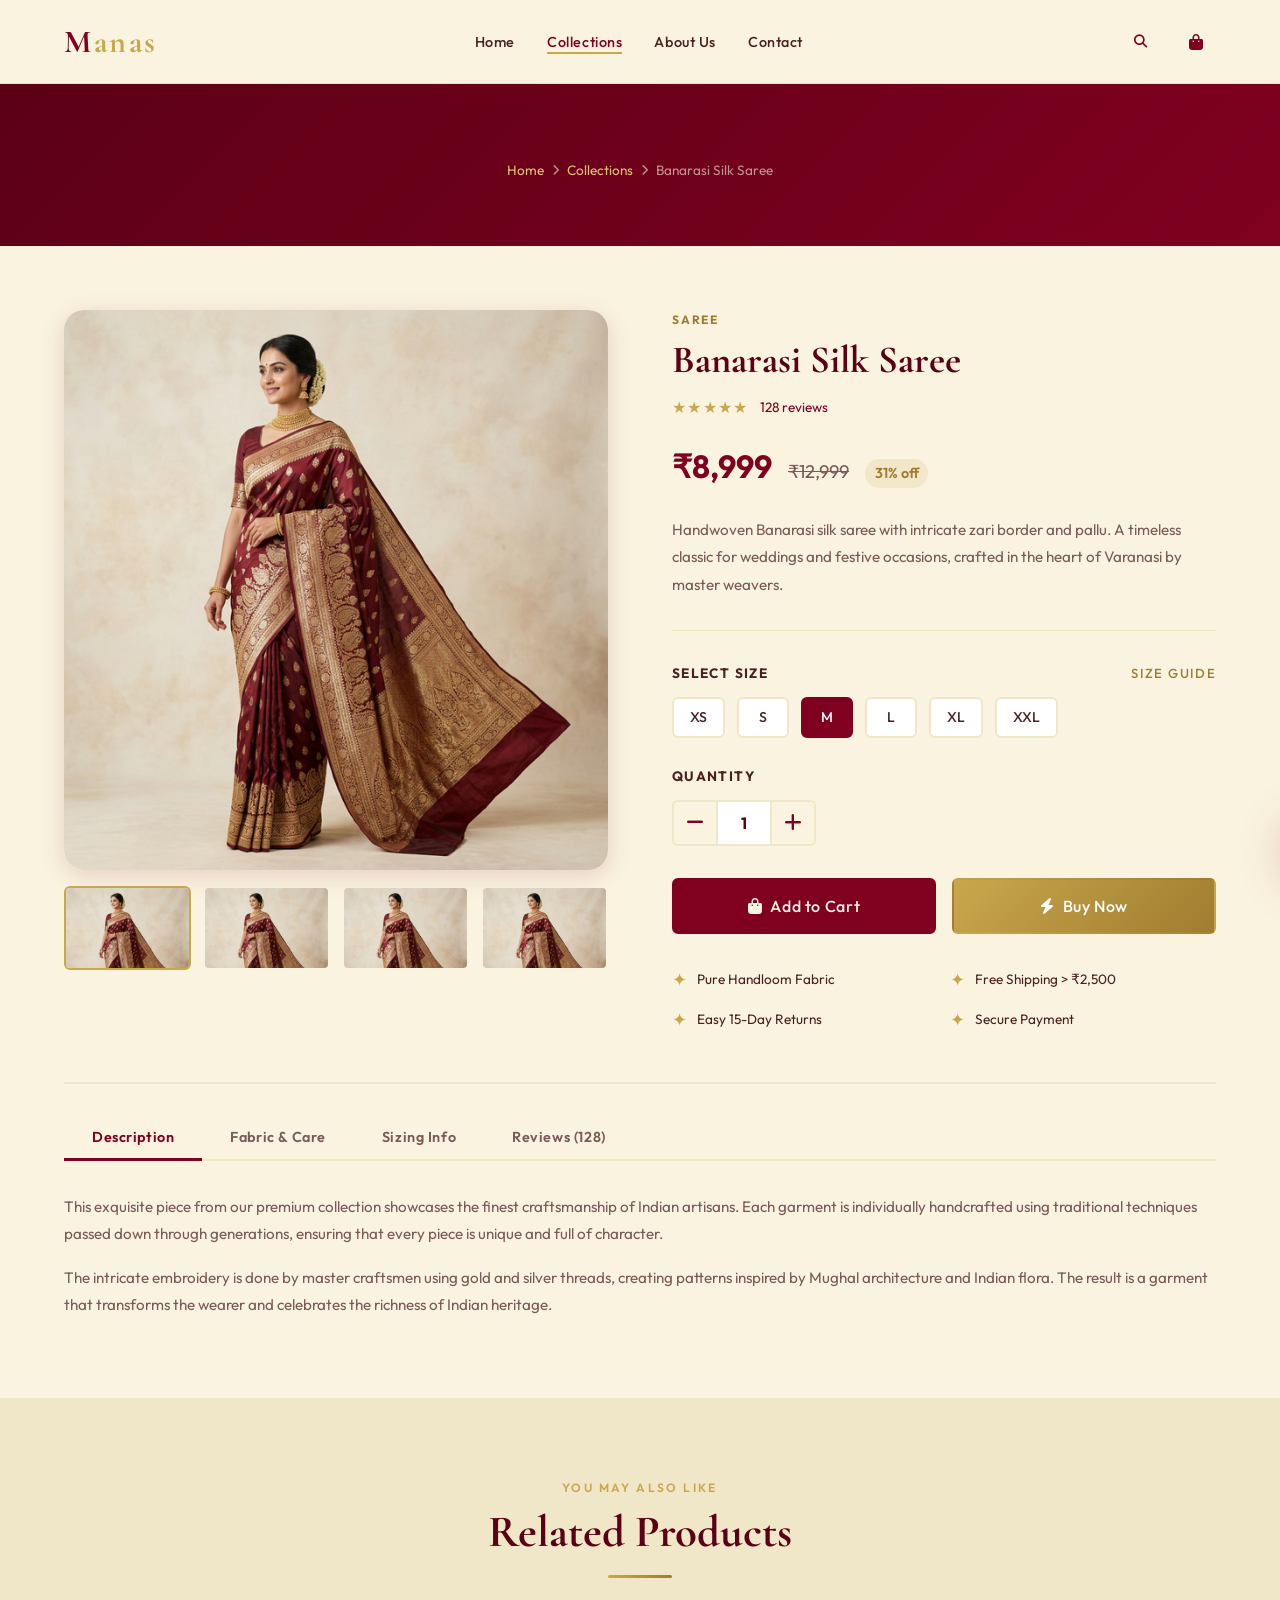
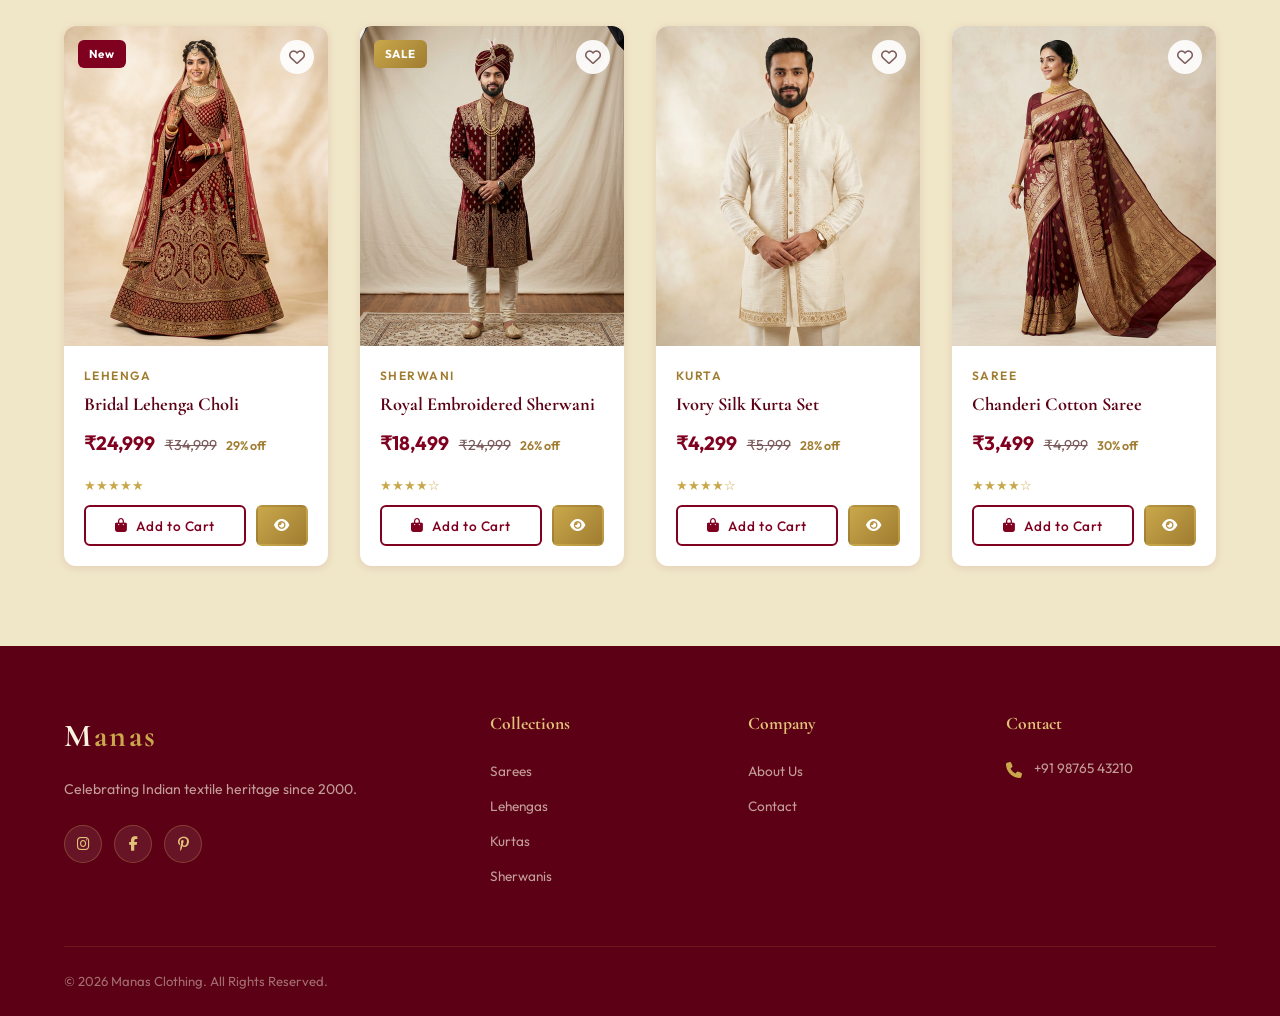
<file: product.html>
<!DOCTYPE html>
<html lang="en">
<head>
  <meta charset="UTF-8" />
  <meta name="viewport" content="width=device-width, initial-scale=1.0" />
  <title>Product Details – Manas</title>
  <meta name="description" content="View product details, sizes, and add to cart at Manas." />
  <link rel="stylesheet" href="style.css" />
  <link rel="stylesheet" href="https://cdnjs.cloudflare.com/ajax/libs/font-awesome/6.5.0/css/all.min.css" />
</head>
<body>

  <!-- Navigation -->
  <nav class="navbar" id="navbar">
    <div class="container">
      <div class="nav-inner">
        <a href="index.html" class="nav-logo">M<span>anas</span></a>
        <ul class="nav-links">
          <li><a href="index.html">Home</a></li>
          <li><a href="products.html" class="active">Collections</a></li>
          <li><a href="about.html">About Us</a></li>
          <li><a href="contact.html">Contact</a></li>
        </ul>
        <div class="nav-actions">
          <button class="nav-icon-btn" title="Search"><i class="fas fa-search"></i></button>
          <a href="cart.html" class="nav-icon-btn" title="Cart">
            <i class="fas fa-shopping-bag"></i>
            <span class="cart-count" id="cart-count">0</span>
          </a>
          <button class="hamburger" id="hamburger" aria-label="Toggle menu">
            <span></span><span></span><span></span>
          </button>
        </div>
      </div>
      <div class="mobile-nav" id="mobile-nav">
        <a href="index.html">Home</a>
        <a href="products.html">Collections</a>
        <a href="about.html">About Us</a>
        <a href="contact.html">Contact</a>
        <a href="cart.html">Cart</a>
      </div>
    </div>
  </nav>

  <!-- Page Hero -->
  <div class="page-hero">
    <div class="page-hero-breadcrumb">
      <a href="index.html">Home</a>
      <i class="fas fa-chevron-right" style="font-size:.7rem;"></i>
      <a href="products.html">Collections</a>
      <i class="fas fa-chevron-right" style="font-size:.7rem;"></i>
      <span id="breadcrumb-name">Product</span>
    </div>
  </div>

  <!-- Product Detail -->
  <section class="product-detail-section">
    <div class="container">
      <div class="product-detail-grid">

        <!-- Gallery -->
        <div class="product-gallery reveal-left">
          <div class="main-img-wrap" id="main-img-wrap">
            <img src="" alt="Product" id="main-product-img" />
          </div>
          <div class="thumb-grid" id="thumb-grid">
            <!-- Populated by JS -->
          </div>
        </div>

        <!-- Info -->
        <div class="product-info reveal-right">
          <div class="product-info-cat" id="detail-cat"></div>
          <h1 class="product-info-name" id="detail-name">Loading…</h1>

          <div class="product-rating">
            <div class="stars" id="detail-stars">★★★★★</div>
            <div class="rating-count"><a href="#reviews">128 reviews</a></div>
          </div>

          <div class="product-info-price">
            <span class="price-current" id="detail-price">₹0</span>
            <span class="price-original" id="detail-original"></span>
            <span class="price-off" id="detail-off"></span>
          </div>

          <p class="product-info-desc" id="detail-desc">Loading product description…</p>

          <!-- Size -->
          <div class="size-section">
            <div class="option-label">Select Size <a href="#">Size Guide</a></div>
            <div class="size-options" id="size-options">
              <button class="size-btn">XS</button>
              <button class="size-btn">S</button>
              <button class="size-btn selected">M</button>
              <button class="size-btn">L</button>
              <button class="size-btn">XL</button>
              <button class="size-btn">XXL</button>
            </div>
          </div>

          <!-- Quantity -->
          <div class="qty-section">
            <div class="option-label">Quantity</div>
            <div class="qty-control">
              <button class="qty-btn" id="qty-minus"><i class="fas fa-minus"></i></button>
              <input type="number" class="qty-input" id="qty-input" value="1" min="1" max="10" readonly />
              <button class="qty-btn" id="qty-plus"><i class="fas fa-plus"></i></button>
            </div>
          </div>

          <!-- CTA -->
          <div class="detail-cta">
            <button class="btn btn-primary" id="add-to-cart-btn">
              <i class="fas fa-shopping-bag"></i> Add to Cart
            </button>
            <button class="btn btn-gold" id="buy-now-btn">
              <i class="fas fa-bolt"></i> Buy Now
            </button>
          </div>

          <!-- Features -->
          <div class="detail-features">
            <div class="detail-feature"><span>✦</span> Pure Handloom Fabric</div>
            <div class="detail-feature"><span>✦</span> Free Shipping &gt; ₹2,500</div>
            <div class="detail-feature"><span>✦</span> Easy 15-Day Returns</div>
            <div class="detail-feature"><span>✦</span> Secure Payment</div>
          </div>
        </div>
      </div>

      <!-- Product Tabs -->
      <div class="product-tabs reveal">
        <div class="tab-headers">
          <button class="tab-btn active" data-tab="description">Description</button>
          <button class="tab-btn" data-tab="fabric">Fabric & Care</button>
          <button class="tab-btn" data-tab="sizing">Sizing Info</button>
          <button class="tab-btn" data-tab="reviews">Reviews (128)</button>
        </div>
        <div class="tab-panel active" id="tab-description">
          <p>This exquisite piece from our premium collection showcases the finest craftsmanship of Indian artisans. Each garment is individually handcrafted using traditional techniques passed down through generations, ensuring that every piece is unique and full of character.</p>
          <p>The intricate embroidery is done by master craftsmen using gold and silver threads, creating patterns inspired by Mughal architecture and Indian flora. The result is a garment that transforms the wearer and celebrates the richness of Indian heritage.</p>
        </div>
        <div class="tab-panel" id="tab-fabric">
          <ul>
            <li>Fabric: Pure Silk / Premium Georgette (as specified per product)</li>
            <li>Embroidery: Zari, Zardozi, and Resham threadwork</li>
            <li>Dry Clean Only – do not machine wash</li>
            <li>Store in a cool, dry place away from direct sunlight</li>
            <li>Iron on reverse side at low temperature</li>
            <li>Colours may vary slightly due to monitor settings</li>
          </ul>
        </div>
        <div class="tab-panel" id="tab-sizing">
          <ul>
            <li>XS – Bust 32", Waist 26", Hip 36"</li>
            <li>S  – Bust 34", Waist 28", Hip 38"</li>
            <li>M  – Bust 36", Waist 30", Hip 40"</li>
            <li>L  – Bust 38", Waist 32", Hip 42"</li>
            <li>XL – Bust 40", Waist 34", Hip 44"</li>
            <li>XXL – Bust 42", Waist 36", Hip 46"</li>
            <li>For custom sizing, please contact us on WhatsApp</li>
          </ul>
        </div>
        <div class="tab-panel" id="tab-reviews">
          <div style="display:grid;gap:1.25rem;margin-top:1rem;">
            <div class="review-card">
              <div class="review-stars">★★★★★</div>
              <p class="review-text">"Absolutely beautiful piece! The quality is outstanding and the delivery was on time. Will definitely order again."</p>
              <div class="reviewer">
                <div class="reviewer-avatar">M</div>
                <div><div class="reviewer-name">Meera Pillai</div><div class="reviewer-loc">Chennai, TN</div></div>
              </div>
            </div>
            <div class="review-card">
              <div class="review-stars">★★★★☆</div>
              <p class="review-text">"Great craftsmanship. Minor colour difference from photos but overall very happy with the purchase."</p>
              <div class="reviewer">
                <div class="reviewer-avatar">S</div>
                <div><div class="reviewer-name">Sunita Reddy</div><div class="reviewer-loc">Hyderabad, TS</div></div>
              </div>
            </div>
          </div>
        </div>
      </div>
    </div>
  </section>

  <!-- Related Products -->
  <section class="section-pad" style="background:var(--cream-dark);">
    <div class="container">
      <div class="section-header reveal">
        <p class="section-tag">You May Also Like</p>
        <h2 class="section-title">Related Products</h2>
        <span class="gold-divider"></span>
      </div>
      <div class="products-grid" id="related-products"></div>
    </div>
  </section>

  <!-- Footer -->
  <footer class="footer">
    <div class="container">
      <div class="footer-main">
        <div>
          <div class="footer-brand-logo">M<span>anas</span></div>
          <p class="footer-brand-desc">Celebrating Indian textile heritage since 2000.</p>
          <div class="footer-social">
            <a href="#" class="social-link"><i class="fab fa-instagram"></i></a>
            <a href="#" class="social-link"><i class="fab fa-facebook-f"></i></a>
            <a href="#" class="social-link"><i class="fab fa-pinterest-p"></i></a>
          </div>
        </div>
        <div>
          <div class="footer-col-title">Collections</div>
          <ul class="footer-links">
            <li><a href="products.html?cat=saree">Sarees</a></li>
            <li><a href="products.html?cat=lehenga">Lehengas</a></li>
            <li><a href="products.html?cat=kurta">Kurtas</a></li>
            <li><a href="products.html?cat=sherwani">Sherwanis</a></li>
          </ul>
        </div>
        <div>
          <div class="footer-col-title">Company</div>
          <ul class="footer-links">
            <li><a href="about.html">About Us</a></li>
            <li><a href="contact.html">Contact</a></li>
          </ul>
        </div>
        <div>
          <div class="footer-col-title">Contact</div>
          <div class="footer-contact-item"><span><i class="fas fa-phone"></i></span><span>+91 98765 43210</span></div>
        </div>
      </div>
      <div class="footer-bottom"><span>© 2026 Manas Clothing. All Rights Reserved.</span></div>
    </div>
  </footer>

  <div class="toast" id="toast"><span class="toast-icon" id="toast-icon">🛍️</span><span id="toast-msg">Added to cart!</span></div>
  <script src="script.js"></script>
</body>
</html>
</file>
<file: style.css>
/* ============================================================
   MANAS – Traditional Indian Clothing Brand
   style.css – Master Stylesheet
   ============================================================ */

/* ── Google Fonts ─────────────────────────────────────────── */
@import url('https://fonts.googleapis.com/css2?family=Cormorant+Garamond:ital,wght@0,300;0,400;0,600;0,700;1,400&family=Outfit:wght@300;400;500;600&display=swap');

/* ── Design Tokens ────────────────────────────────────────── */
:root {
  --cream:       #FAF3E0;
  --cream-dark:  #F0E6C8;
  --maroon:      #800020;
  --maroon-dark: #5C0015;
  --maroon-light:#A0002A;
  --gold:        #C9A84C;
  --gold-light:  #E2C278;
  --gold-dark:   #A07C30;
  --white:       #FFFFFF;
  --text-dark:   #1A0A0A;
  --text-mid:    #4A2020;
  --text-muted:  #7A5A5A;
  --shadow-sm:   0 2px 8px rgba(128,0,32,.10);
  --shadow-md:   0 6px 24px rgba(128,0,32,.15);
  --shadow-lg:   0 16px 48px rgba(128,0,32,.20);
  --radius-sm:   6px;
  --radius-md:   12px;
  --radius-lg:   20px;
  --transition:  0.35s cubic-bezier(.4,0,.2,1);
  --font-serif:  'Cormorant Garamond', Georgia, serif;
  --font-sans:   'Outfit', sans-serif;
}

/* ── Reset & Base ─────────────────────────────────────────── */
*, *::before, *::after { box-sizing: border-box; margin: 0; padding: 0; }
html { scroll-behavior: smooth; font-size: 16px; }
body {
  font-family: var(--font-sans);
  background: var(--cream);
  color: var(--text-dark);
  line-height: 1.6;
  overflow-x: hidden;
}
img { display: block; max-width: 100%; }
a  { text-decoration: none; color: inherit; }
ul { list-style: none; }
button { cursor: pointer; font-family: var(--font-sans); border: none; outline: none; }
input, textarea, select { font-family: var(--font-sans); outline: none; }

/* ── Scrollbar ────────────────────────────────────────────── */
::-webkit-scrollbar { width: 6px; }
::-webkit-scrollbar-track { background: var(--cream); }
::-webkit-scrollbar-thumb { background: var(--maroon); border-radius: 3px; }

/* ── Typography Utilities ─────────────────────────────────── */
.serif        { font-family: var(--font-serif); }
.section-tag  { font-size: .75rem; font-weight: 600; letter-spacing: .2em; text-transform: uppercase; color: var(--gold); }
.section-title {
  font-family: var(--font-serif);
  font-size: clamp(1.8rem, 4vw, 2.8rem);
  font-weight: 700;
  color: var(--maroon-dark);
  line-height: 1.2;
}
.section-subtitle { color: var(--text-muted); font-size: 1.05rem; max-width: 540px; margin: 0 auto; }
.section-header { text-align: center; margin-bottom: 3rem; }
.section-header .section-tag  { margin-bottom: .5rem; }
.section-header .section-title { margin-bottom: .75rem; }

/* ── Layout Utilities ─────────────────────────────────────── */
.container   { width: 90%; max-width: 1240px; margin: 0 auto; }
.section-pad { padding: 5rem 0; }
.flex        { display: flex; }
.grid        { display: grid; }

/* ── Buttons ──────────────────────────────────────────────── */
.btn {
  display: inline-flex; align-items: center; gap: .5rem;
  padding: .75rem 2rem; font-size: .95rem; font-weight: 500;
  border-radius: var(--radius-sm); transition: var(--transition);
  letter-spacing: .04em;
}
.btn-primary {
  background: var(--maroon); color: var(--cream);
  border: 2px solid var(--maroon);
}
.btn-primary:hover {
  background: var(--maroon-dark); border-color: var(--maroon-dark);
  transform: translateY(-2px); box-shadow: var(--shadow-md);
}
.btn-gold {
  background: linear-gradient(135deg, var(--gold), var(--gold-dark));
  color: var(--white); border: 2px solid transparent;
}
.btn-gold:hover {
  background: linear-gradient(135deg, var(--gold-light), var(--gold));
  transform: translateY(-2px); box-shadow: 0 8px 24px rgba(201,168,76,.35);
}
.btn-outline {
  background: transparent; color: var(--maroon);
  border: 2px solid var(--maroon);
}
.btn-outline:hover {
  background: var(--maroon); color: var(--cream);
  transform: translateY(-2px);
}
.btn-sm { padding: .55rem 1.25rem; font-size: .85rem; }

/* ── Divider ──────────────────────────────────────────────── */
.gold-divider {
  display: block; width: 64px; height: 3px;
  background: linear-gradient(90deg, var(--gold), var(--gold-dark));
  border-radius: 2px; margin: 1rem auto;
}

/* ============================================================
   NAVIGATION
   ============================================================ */
.navbar {
  position: sticky; top: 0; z-index: 1000;
  background: rgba(250,243,224,.95);
  backdrop-filter: blur(12px);
  border-bottom: 1px solid rgba(201,168,76,.25);
  transition: box-shadow var(--transition);
}
.navbar.scrolled { box-shadow: var(--shadow-md); }
.nav-inner {
  display: flex; align-items: center; justify-content: space-between;
  padding: 1rem 0; gap: 2rem;
}
.nav-logo { font-family: var(--font-serif); font-size: 2rem; font-weight: 700; color: var(--maroon); letter-spacing: .08em; }
.nav-logo span { color: var(--gold); }
.nav-links { display: flex; align-items: center; gap: 2rem; }
.nav-links a { font-size: .9rem; font-weight: 500; color: var(--text-mid); letter-spacing: .04em; transition: color var(--transition); position: relative; }
.nav-links a::after { content: ''; position: absolute; bottom: -3px; left: 0; width: 0; height: 2px; background: var(--gold); transition: width var(--transition); }
.nav-links a:hover, .nav-links a.active { color: var(--maroon); }
.nav-links a:hover::after, .nav-links a.active::after { width: 100%; }
.nav-actions { display: flex; align-items: center; gap: 1rem; }
.nav-icon-btn {
  width: 40px; height: 40px; display: grid; place-items: center;
  border-radius: 50%; background: transparent; color: var(--maroon);
  transition: var(--transition); border: 1.5px solid transparent; position: relative;
}
.nav-icon-btn:hover { background: var(--cream-dark); border-color: var(--gold); }
.cart-count {
  position: absolute; top: -4px; right: -4px;
  width: 18px; height: 18px; background: var(--maroon);
  color: var(--white); font-size: .65rem; font-weight: 700;
  border-radius: 50%; display: grid; place-items: center;
}
.hamburger { display: none; flex-direction: column; gap: 5px; width: 30px; cursor: pointer; padding: 4px; }
.hamburger span { display: block; height: 2px; background: var(--maroon); border-radius: 2px; transition: var(--transition); }
.hamburger.open span:nth-child(1) { transform: translateY(7px) rotate(45deg); }
.hamburger.open span:nth-child(2) { opacity: 0; }
.hamburger.open span:nth-child(3) { transform: translateY(-7px) rotate(-45deg); }

/* ── Mobile Nav ───────────────────────────────────────────── */
.mobile-nav {
  display: none; flex-direction: column; gap: 0;
  background: var(--cream); border-top: 1px solid var(--cream-dark);
  max-height: 0; overflow: hidden; transition: max-height .4s ease;
}
.mobile-nav.open { max-height: 400px; }
.mobile-nav a {
  padding: .9rem 1.5rem; font-size: 1rem; color: var(--text-mid);
  border-bottom: 1px solid var(--cream-dark); transition: background var(--transition);
}
.mobile-nav a:hover { background: var(--cream-dark); color: var(--maroon); }

/* ============================================================
   HERO SECTION
   ============================================================ */
.hero {
  min-height: calc(100vh - 72px);
  display: grid; grid-template-columns: 1fr 1fr;
  align-items: center; gap: 3rem; padding: 4rem 0;
  position: relative; overflow: hidden;
}
.hero::before {
  content: '';
  position: absolute; inset: 0;
  background: radial-gradient(ellipse at 70% 50%, rgba(201,168,76,.08) 0%, transparent 65%);
  pointer-events: none;
}
.hero-content { position: relative; }
.hero-tag { display: inline-flex; align-items: center; gap: .5rem; font-size: .8rem; font-weight: 600; letter-spacing: .18em; text-transform: uppercase; color: var(--gold); margin-bottom: 1.2rem; }
.hero-tag::before { content: '✦'; font-size: .7rem; }
.hero-title {
  font-family: var(--font-serif);
  font-size: clamp(2.4rem, 5.5vw, 4.2rem);
  font-weight: 700; line-height: 1.1;
  color: var(--maroon-dark); margin-bottom: 1.25rem;
}
.hero-title em { font-style: italic; color: var(--gold-dark); }
.hero-desc { font-size: 1.05rem; color: var(--text-muted); line-height: 1.7; max-width: 460px; margin-bottom: 2.25rem; }
.hero-btns { display: flex; gap: 1rem; flex-wrap: wrap; }
.hero-stats { display: flex; gap: 2.5rem; margin-top: 3rem; padding-top: 2rem; border-top: 1px solid var(--cream-dark); }
.hero-stat-num { font-family: var(--font-serif); font-size: 2rem; font-weight: 700; color: var(--maroon); }
.hero-stat-label { font-size: .8rem; color: var(--text-muted); text-transform: uppercase; letter-spacing: .1em; }

.hero-visual { position: relative; display: grid; grid-template-columns: 1fr 1fr; grid-template-rows: 1fr 1fr; gap: 1rem; height: 580px; }
.hero-img-main {
  grid-column: 1 / 3; grid-row: 1 / 2;
  border-radius: var(--radius-lg); overflow: hidden;
  box-shadow: var(--shadow-lg);
}
.hero-img-main img { width: 100%; height: 340px; object-fit: cover; object-position: top; transition: transform .6s ease; }
.hero-img-main:hover img { transform: scale(1.04); }
.hero-img-sm {
  border-radius: var(--radius-md); overflow: hidden;
  box-shadow: var(--shadow-md);
}
.hero-img-sm img { width: 100%; height: 200px; object-fit: cover; object-position: top; transition: transform .6s ease; }
.hero-img-sm:hover img { transform: scale(1.06); }
.hero-badge {
  position: absolute; bottom: 1.5rem; left: -1.5rem;
  background: var(--white); border-radius: var(--radius-md);
  padding: 1rem 1.5rem; box-shadow: var(--shadow-md);
  display: flex; align-items: center; gap: .75rem;
}
.badge-icon { font-size: 1.6rem; }
.badge-text-main { font-weight: 600; color: var(--maroon); font-size: .9rem; }
.badge-text-sub  { font-size: .78rem; color: var(--text-muted); }

/* ============================================================
   CATEGORIES SECTION
   ============================================================ */
.categories-grid {
  display: grid; grid-template-columns: repeat(4, 1fr); gap: 1.5rem;
}
.category-card {
  border-radius: var(--radius-md); overflow: hidden;
  box-shadow: var(--shadow-sm); transition: var(--transition);
  cursor: pointer; position: relative; background: var(--white);
}
.category-card:hover { transform: translateY(-8px); box-shadow: var(--shadow-lg); }
.cat-img-wrap { height: 260px; overflow: hidden; }
.cat-img-wrap img { width: 100%; height: 100%; object-fit: cover; object-position: top; transition: transform .5s ease; }
.category-card:hover .cat-img-wrap img { transform: scale(1.08); }
.cat-info { padding: 1.25rem 1rem; text-align: center; border-top: 2px solid var(--cream-dark); }
.cat-name { font-family: var(--font-serif); font-size: 1.25rem; font-weight: 700; color: var(--maroon-dark); }
.cat-count { font-size: .8rem; color: var(--text-muted); margin-top: .2rem; }
.cat-link { display: inline-flex; align-items: center; gap: .3rem; color: var(--gold-dark); font-size: .82rem; font-weight: 600; margin-top: .75rem; transition: gap var(--transition); }
.cat-link:hover { gap: .6rem; }

/* ============================================================
   PRODUCT CARDS (shared between Home & Products page)
   ============================================================ */
.products-grid {
  display: grid; grid-template-columns: repeat(auto-fill, minmax(260px, 1fr)); gap: 2rem;
}
.product-card {
  background: var(--white); border-radius: var(--radius-md);
  box-shadow: var(--shadow-sm); overflow: hidden;
  transition: var(--transition); position: relative;
}
.product-card:hover { transform: translateY(-6px); box-shadow: var(--shadow-lg); }
.product-img-wrap { height: 320px; overflow: hidden; position: relative; }
.product-img-wrap img { width: 100%; height: 100%; object-fit: cover; object-position: top; transition: transform .5s ease; }
.product-card:hover .product-img-wrap img { transform: scale(1.06); }
.product-badge {
  position: absolute; top: .85rem; left: .85rem;
  background: var(--maroon); color: var(--white);
  font-size: .72rem; font-weight: 700; letter-spacing: .06em;
  padding: .3rem .7rem; border-radius: var(--radius-sm);
}
.product-badge.offer { background: linear-gradient(135deg, var(--gold), var(--gold-dark)); color: var(--white); }
.product-wishlist {
  position: absolute; top: .85rem; right: .85rem;
  width: 34px; height: 34px; background: rgba(255,255,255,.9);
  border-radius: 50%; display: grid; place-items: center;
  transition: var(--transition); color: var(--text-muted); font-size: 1rem;
}
.product-wishlist:hover { background: var(--maroon); color: var(--white); }
.product-body { padding: 1.25rem; }
.product-cat { font-size: .75rem; text-transform: uppercase; letter-spacing: .12em; color: var(--gold-dark); font-weight: 600; margin-bottom: .3rem; }
.product-name { font-family: var(--font-serif); font-size: 1.15rem; font-weight: 700; color: var(--maroon-dark); margin-bottom: .5rem; }
.product-price { display: flex; align-items: baseline; gap: .6rem; margin-bottom: 1rem; }
.price-current { font-size: 1.2rem; font-weight: 700; color: var(--maroon); }
.price-original { font-size: .9rem; color: var(--text-muted); text-decoration: line-through; }
.price-off { font-size: .78rem; font-weight: 600; color: var(--gold-dark); }
.product-actions { display: flex; gap: .65rem; }
.product-actions .btn { flex: 1; justify-content: center; font-size: .85rem; padding: .6rem 1rem; }

/* ============================================================
   OFFERS SECTION
   ============================================================ */
.offers-section { background: linear-gradient(135deg, var(--maroon-dark) 0%, var(--maroon) 60%, #9B0030 100%); }
.offers-section .section-tag  { color: var(--gold-light); }
.offers-section .section-title { color: var(--cream); }
.offers-section .section-subtitle { color: rgba(250,243,224,.7); }
.offers-grid { display: grid; grid-template-columns: repeat(3, 1fr); gap: 1.5rem; }
.offer-card {
  background: rgba(255,255,255,.07); border: 1px solid rgba(201,168,76,.25);
  border-radius: var(--radius-md); padding: 2rem 1.5rem; text-align: center;
  transition: var(--transition);
}
.offer-card:hover { background: rgba(255,255,255,.12); transform: translateY(-5px); border-color: var(--gold); }
.offer-icon { font-size: 2.5rem; margin-bottom: 1rem; }
.offer-title { font-family: var(--font-serif); font-size: 1.4rem; font-weight: 700; color: var(--gold-light); margin-bottom: .5rem; }
.offer-desc { font-size: .9rem; color: rgba(250,243,224,.75); line-height: 1.6; }
.offer-code {
  display: inline-block; margin-top: 1rem;
  background: rgba(201,168,76,.2); border: 1.5px dashed var(--gold);
  padding: .35rem 1rem; border-radius: var(--radius-sm);
  font-size: .82rem; font-weight: 700; letter-spacing: .12em; color: var(--gold-light);
}

/* ============================================================
   REVIEWS SECTION
   ============================================================ */
.reviews-grid { display: grid; grid-template-columns: repeat(3, 1fr); gap: 1.5rem; }
.review-card {
  background: var(--white); border-radius: var(--radius-md);
  padding: 2rem; box-shadow: var(--shadow-sm); transition: var(--transition);
  border-left: 4px solid var(--gold);
}
.review-card:hover { transform: translateY(-5px); box-shadow: var(--shadow-md); }
.review-stars { color: var(--gold); font-size: 1rem; letter-spacing: .1em; margin-bottom: .75rem; }
.review-text { font-style: italic; color: var(--text-mid); line-height: 1.7; margin-bottom: 1.25rem; font-size: .95rem; }
.reviewer { display: flex; align-items: center; gap: .85rem; }
.reviewer-avatar {
  width: 44px; height: 44px; border-radius: 50%;
  background: linear-gradient(135deg, var(--maroon), var(--gold));
  display: grid; place-items: center;
  font-family: var(--font-serif); font-size: 1.1rem; font-weight: 700; color: var(--white);
}
.reviewer-name { font-weight: 600; color: var(--maroon-dark); font-size: .9rem; }
.reviewer-loc  { font-size: .78rem; color: var(--text-muted); }

/* ============================================================
   FOOTER
   ============================================================ */
.footer { background: var(--maroon-dark); color: rgba(250,243,224,.85); }
.footer-main { display: grid; grid-template-columns: 1.8fr 1fr 1fr 1fr; gap: 3rem; padding: 4rem 0 3rem; }
.footer-brand-logo { font-family: var(--font-serif); font-size: 2rem; font-weight: 700; color: var(--cream); letter-spacing: .08em; margin-bottom: 1rem; }
.footer-brand-logo span { color: var(--gold); }
.footer-brand-desc { font-size: .88rem; line-height: 1.7; color: rgba(250,243,224,.65); margin-bottom: 1.5rem; }
.footer-social { display: flex; gap: .75rem; }
.social-link {
  width: 38px; height: 38px; border-radius: 50%;
  background: rgba(255,255,255,.08); border: 1px solid rgba(201,168,76,.3);
  display: grid; place-items: center; transition: var(--transition);
  color: var(--gold-light); font-size: .9rem;
}
.social-link:hover { background: var(--gold); color: var(--white); border-color: var(--gold); transform: translateY(-3px); }
.footer-col-title { font-family: var(--font-serif); font-size: 1.1rem; font-weight: 700; color: var(--gold-light); margin-bottom: 1.2rem; }
.footer-links li { margin-bottom: .6rem; }
.footer-links a { font-size: .85rem; color: rgba(250,243,224,.65); transition: color var(--transition); }
.footer-links a:hover { color: var(--gold-light); }
.footer-contact-item { display: flex; gap: .75rem; margin-bottom: .85rem; font-size: .85rem; color: rgba(250,243,224,.65); align-items: flex-start; }
.footer-contact-item span:first-child { color: var(--gold); font-size: 1rem; }
.footer-bottom {
  border-top: 1px solid rgba(201,168,76,.15);
  padding: 1.5rem 0; display: flex; align-items: center;
  justify-content: space-between; gap: 1rem; flex-wrap: wrap;
  font-size: .82rem; color: rgba(250,243,224,.45);
}

/* ============================================================
   PRODUCTS PAGE
   ============================================================ */
.page-hero {
  background: linear-gradient(135deg, var(--maroon-dark), var(--maroon));
  padding: 4rem 0; text-align: center;
}
.page-hero-title { font-family: var(--font-serif); font-size: clamp(2rem, 5vw, 3.2rem); font-weight: 700; color: var(--cream); }
.page-hero-breadcrumb { display: flex; align-items: center; justify-content: center; gap: .5rem; margin-top: .75rem; font-size: .85rem; color: rgba(250,243,224,.6); }
.page-hero-breadcrumb a { color: var(--gold-light); }
.page-hero-breadcrumb a:hover { text-decoration: underline; }

.products-layout { display: grid; grid-template-columns: 260px 1fr; gap: 2.5rem; padding: 3.5rem 0; }

/* Filters Sidebar */
.filters-sidebar { background: var(--white); border-radius: var(--radius-md); padding: 2rem; box-shadow: var(--shadow-sm); height: fit-content; position: sticky; top: 90px; }
.filters-title { font-family: var(--font-serif); font-size: 1.3rem; font-weight: 700; color: var(--maroon-dark); margin-bottom: 1.5rem; padding-bottom: .75rem; border-bottom: 2px solid var(--cream-dark); }
.filter-group { margin-bottom: 1.75rem; }
.filter-group-title { font-size: .8rem; font-weight: 700; text-transform: uppercase; letter-spacing: .12em; color: var(--gold-dark); margin-bottom: .75rem; }
.filter-option { display: flex; align-items: center; gap: .65rem; padding: .4rem 0; cursor: pointer; }
.filter-option input[type="checkbox"] { accent-color: var(--maroon); width: 16px; height: 16px; cursor: pointer; }
.filter-option label { font-size: .88rem; color: var(--text-mid); cursor: pointer; transition: color var(--transition); }
.filter-option:hover label { color: var(--maroon); }
.filter-option input:checked + label { font-weight: 600; color: var(--maroon); }
.price-range input[type="range"] { width: 100%; accent-color: var(--maroon); margin: .5rem 0; }
.price-range-labels { display: flex; justify-content: space-between; font-size: .82rem; color: var(--text-muted); }
.clear-filters { width: 100%; margin-top: .5rem; }

/* Products Toolbar */
.products-toolbar { display: flex; align-items: center; justify-content: space-between; margin-bottom: 1.75rem; flex-wrap: wrap; gap: 1rem; }
.result-count { font-size: .9rem; color: var(--text-muted); }
.result-count span { font-weight: 700; color: var(--maroon); }
.toolbar-right { display: flex; align-items: center; gap: 1rem; }
.sort-select {
  padding: .5rem 1rem; border: 1.5px solid var(--cream-dark);
  border-radius: var(--radius-sm); font-size: .88rem; color: var(--text-mid);
  background: var(--white); cursor: pointer;
}
.sort-select:focus { border-color: var(--gold); }
.view-toggles { display: flex; gap: .4rem; }
.view-btn { width: 34px; height: 34px; border: 1.5px solid var(--cream-dark); border-radius: var(--radius-sm); display: grid; place-items: center; background: var(--white); color: var(--text-muted); transition: var(--transition); }
.view-btn.active, .view-btn:hover { background: var(--maroon); color: var(--white); border-color: var(--maroon); }

/* Filter Tags (active) */
.active-filters { display: flex; flex-wrap: wrap; gap: .5rem; margin-bottom: 1rem; }
.filter-tag {
  display: inline-flex; align-items: center; gap: .4rem;
  background: rgba(128,0,32,.08); border: 1px solid rgba(128,0,32,.2);
  padding: .3rem .75rem; border-radius: 100px;
  font-size: .8rem; color: var(--maroon); font-weight: 500;
}
.filter-tag button { background: none; color: var(--maroon); display: grid; place-items: center; opacity: .7; transition: opacity var(--transition); }
.filter-tag button:hover { opacity: 1; }

/* ============================================================
   PRODUCT DETAIL PAGE
   ============================================================ */
.product-detail-section { padding: 4rem 0; }
.product-detail-grid { display: grid; grid-template-columns: 1fr 1fr; gap: 4rem; align-items: start; }
.product-gallery { position: sticky; top: 90px; }
.main-img-wrap { border-radius: var(--radius-lg); overflow: hidden; box-shadow: var(--shadow-md); margin-bottom: 1rem; background: var(--white); }
.main-img-wrap img { width: 100%; height: 560px; object-fit: cover; object-position: top; transition: transform .5s ease; cursor: zoom-in; }
.main-img-wrap:hover img { transform: scale(1.04); }
.thumb-grid { display: grid; grid-template-columns: repeat(4, 1fr); gap: .75rem; }
.thumb-item {
  border-radius: var(--radius-sm); overflow: hidden; cursor: pointer;
  border: 2.5px solid transparent; transition: border-color var(--transition);
}
.thumb-item img { width: 100%; height: 80px; object-fit: cover; object-position: top; }
.thumb-item.active { border-color: var(--gold); }
.thumb-item:hover { border-color: var(--maroon); }

.product-info { }
.product-info-cat { font-size: .75rem; font-weight: 700; letter-spacing: .15em; text-transform: uppercase; color: var(--gold-dark); margin-bottom: .5rem; }
.product-info-name { font-family: var(--font-serif); font-size: clamp(1.6rem, 3vw, 2.4rem); font-weight: 700; color: var(--maroon-dark); line-height: 1.2; margin-bottom: .75rem; }
.product-rating { display: flex; align-items: center; gap: .75rem; margin-bottom: 1.25rem; }
.stars { color: var(--gold); letter-spacing: .08em; }
.rating-count { font-size: .85rem; color: var(--text-muted); }
.rating-count a { color: var(--maroon); }
.product-info-price { display: flex; align-items: baseline; gap: 1rem; margin-bottom: 1.5rem; }
.product-info-price .price-current { font-size: 2rem; font-weight: 700; color: var(--maroon); }
.product-info-price .price-original { font-size: 1.15rem; }
.product-info-price .price-off { font-size: .9rem; background: rgba(201,168,76,.15); padding: .2rem .6rem; border-radius: 100px; }
.product-info-desc { font-size: .95rem; color: var(--text-muted); line-height: 1.8; margin-bottom: 2rem; border-bottom: 1px solid var(--cream-dark); padding-bottom: 2rem; }

.size-section { margin-bottom: 1.75rem; }
.option-label { font-size: .85rem; font-weight: 700; text-transform: uppercase; letter-spacing: .1em; color: var(--text-mid); margin-bottom: .75rem; display: flex; justify-content: space-between; }
.option-label a { color: var(--gold-dark); font-weight: 500; font-size: .82rem; }
.size-options { display: flex; gap: .75rem; flex-wrap: wrap; }
.size-btn {
  min-width: 52px; padding: .6rem 1rem;
  border: 2px solid var(--cream-dark); border-radius: var(--radius-sm);
  font-size: .88rem; font-weight: 500; color: var(--text-mid);
  background: var(--white); transition: var(--transition);
}
.size-btn:hover { border-color: var(--maroon); color: var(--maroon); }
.size-btn.selected { border-color: var(--maroon); background: var(--maroon); color: var(--white); }
.size-btn.disabled { opacity: .4; cursor: not-allowed; text-decoration: line-through; }

.qty-section { margin-bottom: 2rem; }
.qty-control { display: flex; align-items: center; gap: 0; border: 2px solid var(--cream-dark); border-radius: var(--radius-sm); overflow: hidden; width: fit-content; }
.qty-btn { width: 42px; height: 42px; background: var(--cream); border: none; font-size: 1.2rem; color: var(--maroon); transition: background var(--transition); display: grid; place-items: center; }
.qty-btn:hover { background: var(--cream-dark); }
.qty-input { width: 56px; height: 42px; border: none; border-left: 2px solid var(--cream-dark); border-right: 2px solid var(--cream-dark); text-align: center; font-size: 1rem; font-weight: 700; color: var(--maroon-dark); background: var(--white); }
/* Chrome spinner hide */
.qty-input::-webkit-inner-spin-button, .qty-input::-webkit-outer-spin-button { -webkit-appearance: none; }

.detail-cta { display: flex; gap: 1rem; flex-wrap: wrap; margin-bottom: 2rem; }
.detail-cta .btn { flex: 1; justify-content: center; min-width: 150px; padding: 1rem 1.5rem; font-size: 1rem; }
.detail-features { display: grid; grid-template-columns: 1fr 1fr; gap: .75rem; }
.detail-feature { display: flex; align-items: center; gap: .6rem; font-size: .85rem; color: var(--text-mid); }
.detail-feature span:first-child { color: var(--gold); font-size: 1.1rem; }

/* Tabs */
.product-tabs { margin-top: 3rem; border-top: 2px solid var(--cream-dark); padding-top: 2rem; }
.tab-headers { display: flex; gap: 0; border-bottom: 2px solid var(--cream-dark); margin-bottom: 2rem; }
.tab-btn {
  padding: .75rem 1.75rem; background: transparent; border: none;
  font-size: .9rem; font-weight: 600; color: var(--text-muted);
  cursor: pointer; border-bottom: 3px solid transparent; margin-bottom: -2px;
  transition: var(--transition); letter-spacing: .04em;
}
.tab-btn.active { color: var(--maroon); border-bottom-color: var(--maroon); }
.tab-btn:hover { color: var(--maroon); }
.tab-panel { display: none; }
.tab-panel.active { display: block; }
.tab-panel p  { font-size: .95rem; color: var(--text-muted); line-height: 1.8; margin-bottom: 1rem; }
.tab-panel li { font-size: .9rem; color: var(--text-muted); line-height: 1.8; padding-left: 1.2rem; position: relative; }
.tab-panel li::before { content: '✦'; position: absolute; left: 0; color: var(--gold); font-size: .6rem; top: .55rem; }
.tab-panel ul { display: grid; gap: .4rem; }

/* ============================================================
   CART PAGE
   ============================================================ */
.cart-layout { display: grid; grid-template-columns: 1fr 360px; gap: 2.5rem; padding: 3.5rem 0; }
.cart-items-header { display: grid; grid-template-columns: 2.5fr 1fr 1fr 1fr 40px; gap: 1rem; padding: .75rem 1.25rem; background: var(--cream-dark); border-radius: var(--radius-sm); font-size: .78rem; font-weight: 700; text-transform: uppercase; letter-spacing: .1em; color: var(--maroon); margin-bottom: 1rem; }
.cart-item {
  display: grid; grid-template-columns: 2.5fr 1fr 1fr 1fr 40px;
  gap: 1rem; align-items: center; padding: 1.25rem;
  background: var(--white); border-radius: var(--radius-md);
  box-shadow: var(--shadow-sm); margin-bottom: 1rem; transition: var(--transition);
}
.cart-item:hover { box-shadow: var(--shadow-md); }
.cart-item-info { display: flex; gap: 1rem; align-items: center; }
.cart-item-img { width: 80px; height: 90px; border-radius: var(--radius-sm); object-fit: cover; object-position: top; flex-shrink: 0; }
.cart-item-name { font-family: var(--font-serif); font-size: 1.05rem; font-weight: 700; color: var(--maroon-dark); margin-bottom: .2rem; }
.cart-item-meta { font-size: .8rem; color: var(--text-muted); }
.cart-item-price { font-weight: 700; color: var(--maroon); }
.cart-item-total { font-weight: 700; color: var(--maroon-dark); }
.cart-remove { width: 34px; height: 34px; border-radius: 50%; background: rgba(128,0,32,.08); color: var(--maroon); transition: var(--transition); display: grid; place-items: center; border: none; }
.cart-remove:hover { background: var(--maroon); color: var(--white); }
.cart-empty { text-align: center; padding: 4rem 2rem; }
.cart-empty-icon { font-size: 4rem; margin-bottom: 1rem; }
.cart-empty h3 { font-family: var(--font-serif); font-size: 1.6rem; color: var(--maroon-dark); margin-bottom: .5rem; }
.cart-empty p  { color: var(--text-muted); margin-bottom: 2rem; }

/* Order Summary */
.order-summary {
  background: var(--white); border-radius: var(--radius-md);
  padding: 2rem; box-shadow: var(--shadow-sm); height: fit-content;
  position: sticky; top: 90px;
}
.summary-title { font-family: var(--font-serif); font-size: 1.4rem; font-weight: 700; color: var(--maroon-dark); margin-bottom: 1.75rem; padding-bottom: .75rem; border-bottom: 2px solid var(--cream-dark); }
.summary-row { display: flex; justify-content: space-between; align-items: center; margin-bottom: .85rem; font-size: .9rem; color: var(--text-mid); }
.summary-row .label { color: var(--text-muted); }
.summary-row.total { font-size: 1.15rem; font-weight: 700; color: var(--maroon-dark); border-top: 2px solid var(--cream-dark); padding-top: 1rem; margin-top: .5rem; }
.coupon-box { display: flex; gap: .5rem; margin: 1.5rem 0; }
.coupon-input { flex: 1; padding: .6rem 1rem; border: 1.5px solid var(--cream-dark); border-radius: var(--radius-sm); font-size: .88rem; transition: border-color var(--transition); }
.coupon-input:focus { border-color: var(--gold); }
.checkout-btn { width: 100%; margin-top: 1.5rem; justify-content: center; padding: 1rem; font-size: 1rem; }
.secure-note { display: flex; align-items: center; justify-content: center; gap: .5rem; font-size: .78rem; color: var(--text-muted); margin-top: .85rem; }

/* ============================================================
   ABOUT PAGE
   ============================================================ */
.about-hero { position: relative; height: 420px; overflow: hidden; }
.about-hero img { width: 100%; height: 100%; object-fit: cover; filter: brightness(.55); }
.about-hero-overlay {
  position: absolute; inset: 0; display: flex; flex-direction: column;
  align-items: center; justify-content: center; text-align: center; padding: 2rem;
}
.about-hero-overlay h1 { font-family: var(--font-serif); font-size: clamp(2rem, 5vw, 3.5rem); font-weight: 700; color: var(--cream); margin-bottom: .75rem; }
.about-hero-overlay p  { font-size: 1.05rem; color: rgba(250,243,224,.8); max-width: 500px; }
.about-story { display: grid; grid-template-columns: 1fr 1fr; gap: 5rem; align-items: center; }
.about-story-img { border-radius: var(--radius-lg); overflow: hidden; box-shadow: var(--shadow-lg); }
.about-story-img img { width: 100%; height: 500px; object-fit: cover; object-position: top; }
.about-values { display: grid; grid-template-columns: repeat(3, 1fr); gap: 1.5rem; }
.value-card { background: var(--white); border-radius: var(--radius-md); padding: 2rem; box-shadow: var(--shadow-sm); text-align: center; transition: var(--transition); }
.value-card:hover { transform: translateY(-6px); box-shadow: var(--shadow-md); }
.value-icon { font-size: 2.5rem; margin-bottom: 1rem; }
.value-title { font-family: var(--font-serif); font-size: 1.2rem; font-weight: 700; color: var(--maroon-dark); margin-bottom: .5rem; }
.value-desc { font-size: .88rem; color: var(--text-muted); line-height: 1.7; }
.team-grid { display: grid; grid-template-columns: repeat(3, 1fr); gap: 2rem; }
.team-card { text-align: center; }
.team-avatar {
  width: 110px; height: 110px; border-radius: 50%; margin: 0 auto 1rem;
  background: linear-gradient(135deg, var(--maroon), var(--gold));
  display: grid; place-items: center;
  font-family: var(--font-serif); font-size: 2.2rem; font-weight: 700; color: var(--white);
  box-shadow: var(--shadow-md);
}
.team-name { font-family: var(--font-serif); font-size: 1.15rem; font-weight: 700; color: var(--maroon-dark); }
.team-role { font-size: .82rem; color: var(--gold-dark); font-weight: 600; text-transform: uppercase; letter-spacing: .1em; margin: .25rem 0; }
.team-bio  { font-size: .85rem; color: var(--text-muted); line-height: 1.6; }

/* ============================================================
   CONTACT PAGE
   ============================================================ */
.contact-layout { display: grid; grid-template-columns: 1fr 1.4fr; gap: 4rem; padding: 4rem 0; align-items: start; }
.contact-info-card { background: var(--white); border-radius: var(--radius-md); padding: 2.5rem; box-shadow: var(--shadow-sm); }
.contact-info-title { font-family: var(--font-serif); font-size: 1.6rem; font-weight: 700; color: var(--maroon-dark); margin-bottom: 1.5rem; }
.contact-detail { display: flex; gap: 1rem; margin-bottom: 1.5rem; align-items: flex-start; }
.contact-detail-icon { width: 44px; height: 44px; min-width: 44px; background: rgba(128,0,32,.08); border-radius: var(--radius-sm); display: grid; place-items: center; font-size: 1.1rem; color: var(--maroon); }
.contact-detail-label { font-size: .78rem; font-weight: 700; text-transform: uppercase; letter-spacing: .1em; color: var(--gold-dark); margin-bottom: .25rem; }
.contact-detail-value { font-size: .92rem; color: var(--text-mid); line-height: 1.6; }
.social-connect { margin-top: 2rem; padding-top: 1.75rem; border-top: 1px solid var(--cream-dark); }
.social-connect-title { font-size: .8rem; font-weight: 700; text-transform: uppercase; letter-spacing: .12em; color: var(--text-muted); margin-bottom: 1rem; }
.social-icons { display: flex; gap: .65rem; }

.contact-form-card { background: var(--white); border-radius: var(--radius-md); padding: 2.5rem; box-shadow: var(--shadow-sm); }
.form-title { font-family: var(--font-serif); font-size: 1.6rem; font-weight: 700; color: var(--maroon-dark); margin-bottom: .5rem; }
.form-subtitle { font-size: .9rem; color: var(--text-muted); margin-bottom: 2rem; }
.form-row { display: grid; grid-template-columns: 1fr 1fr; gap: 1.25rem; }
.form-group { margin-bottom: 1.25rem; }
.form-label { display: block; font-size: .82rem; font-weight: 700; text-transform: uppercase; letter-spacing: .1em; color: var(--text-mid); margin-bottom: .5rem; }
.form-control {
  width: 100%; padding: .75rem 1rem;
  border: 1.5px solid var(--cream-dark); border-radius: var(--radius-sm);
  font-size: .92rem; color: var(--text-dark); background: var(--cream);
  transition: border-color var(--transition), box-shadow var(--transition);
}
.form-control:focus { border-color: var(--gold); box-shadow: 0 0 0 3px rgba(201,168,76,.15); background: var(--white); }
textarea.form-control { resize: vertical; min-height: 130px; }
select.form-control { cursor: pointer; appearance: none; background-image: url("data:image/svg+xml,%3Csvg xmlns='http://www.w3.org/2000/svg' width='12' height='8' viewBox='0 0 12 8'%3E%3Cpath fill='%23800020' d='M6 8L0 0h12z'/%3E%3C/svg%3E"); background-repeat: no-repeat; background-position: right 1rem center; }
.form-submit { width: 100%; margin-top: .75rem; justify-content: center; padding: 1rem; font-size: 1rem; }
.form-success { display: none; text-align: center; padding: 2rem; }
.form-success-icon { font-size: 3rem; margin-bottom: 1rem; }
.form-success h3 { font-family: var(--font-serif); font-size: 1.5rem; color: var(--maroon-dark); }
.form-success p  { color: var(--text-muted); margin-top: .5rem; }

/* ============================================================
   TOAST NOTIFICATION
   ============================================================ */
.toast {
  position: fixed; bottom: 2rem; right: 2rem; z-index: 9999;
  background: var(--maroon-dark); color: var(--cream);
  border-left: 4px solid var(--gold);
  padding: 1rem 1.5rem; border-radius: var(--radius-md);
  box-shadow: var(--shadow-lg); font-size: .9rem;
  display: flex; align-items: center; gap: .75rem;
  transform: translateX(120%); transition: transform .4s cubic-bezier(.4,0,.2,1);
  max-width: 320px;
}
.toast.show { transform: translateX(0); }
.toast-icon { font-size: 1.2rem; }

/* ============================================================
   ANIMATIONS & SCROLL REVEAL
   ============================================================ */
.reveal { opacity: 0; transform: translateY(28px); transition: opacity .6s ease, transform .6s ease; }
.reveal.visible { opacity: 1; transform: translateY(0); }
.reveal-left  { opacity: 0; transform: translateX(-32px); transition: opacity .6s ease, transform .6s ease; }
.reveal-left.visible  { opacity: 1; transform: translateX(0); }
.reveal-right { opacity: 0; transform: translateX(32px); transition: opacity .6s ease, transform .6s ease; }
.reveal-right.visible { opacity: 1; transform: translateX(0); }

@keyframes float { 0%,100%{transform:translateY(0)} 50%{transform:translateY(-10px)} }
.float-anim { animation: float 4s ease-in-out infinite; }

@keyframes shimmer {
  0%   { background-position: -400px 0; }
  100% { background-position:  400px 0; }
}
.shimmer {
  background: linear-gradient(90deg, var(--cream-dark) 25%, var(--cream) 50%, var(--cream-dark) 75%);
  background-size: 400px 100%; animation: shimmer 1.4s infinite; border-radius: var(--radius-sm);
}

/* ============================================================
   RESPONSIVE
   ============================================================ */
@media (max-width: 1100px) {
  .hero { grid-template-columns:1fr; text-align:center; }
  .hero-desc { margin: 0 auto 2.25rem; }
  .hero-btns { justify-content: center; }
  .hero-stats { justify-content: center; }
  .hero-visual { display: none; }
  .categories-grid { grid-template-columns: repeat(2,1fr); }
  .footer-main { grid-template-columns: 1fr 1fr; gap: 2rem; }
  .products-layout { grid-template-columns: 1fr; }
  .filters-sidebar { position: static; }
  .product-detail-grid { grid-template-columns: 1fr; }
  .product-gallery { position: static; }
  .cart-layout { grid-template-columns: 1fr; }
  .order-summary { position: static; }
  .about-story { grid-template-columns: 1fr; }
  .contact-layout { grid-template-columns: 1fr; }
}

@media (max-width: 768px) {
  .nav-links   { display: none; }
  .hamburger   { display: flex; }
  .mobile-nav  { display: flex; }
  .categories-grid { grid-template-columns: 1fr 1fr; }
  .offers-grid { grid-template-columns: 1fr; }
  .reviews-grid { grid-template-columns: 1fr; }
  .about-values { grid-template-columns: 1fr; }
  .team-grid { grid-template-columns: 1fr 1fr; }
  .form-row { grid-template-columns: 1fr; }
  .cart-items-header { display: none; }
  .cart-item { grid-template-columns: 1fr; border-left: 4px solid var(--gold); }
  .detail-features { grid-template-columns: 1fr; }
  .footer-main { grid-template-columns: 1fr; }
  .footer-bottom { flex-direction: column; text-align: center; }
}

@media (max-width: 480px) {
  .hero-title  { font-size: 2rem; }
  .section-pad { padding: 3rem 0; }
  .categories-grid { grid-template-columns: 1fr; }
  .products-grid   { grid-template-columns: 1fr; }
  .team-grid { grid-template-columns: 1fr; }
}
</file>
